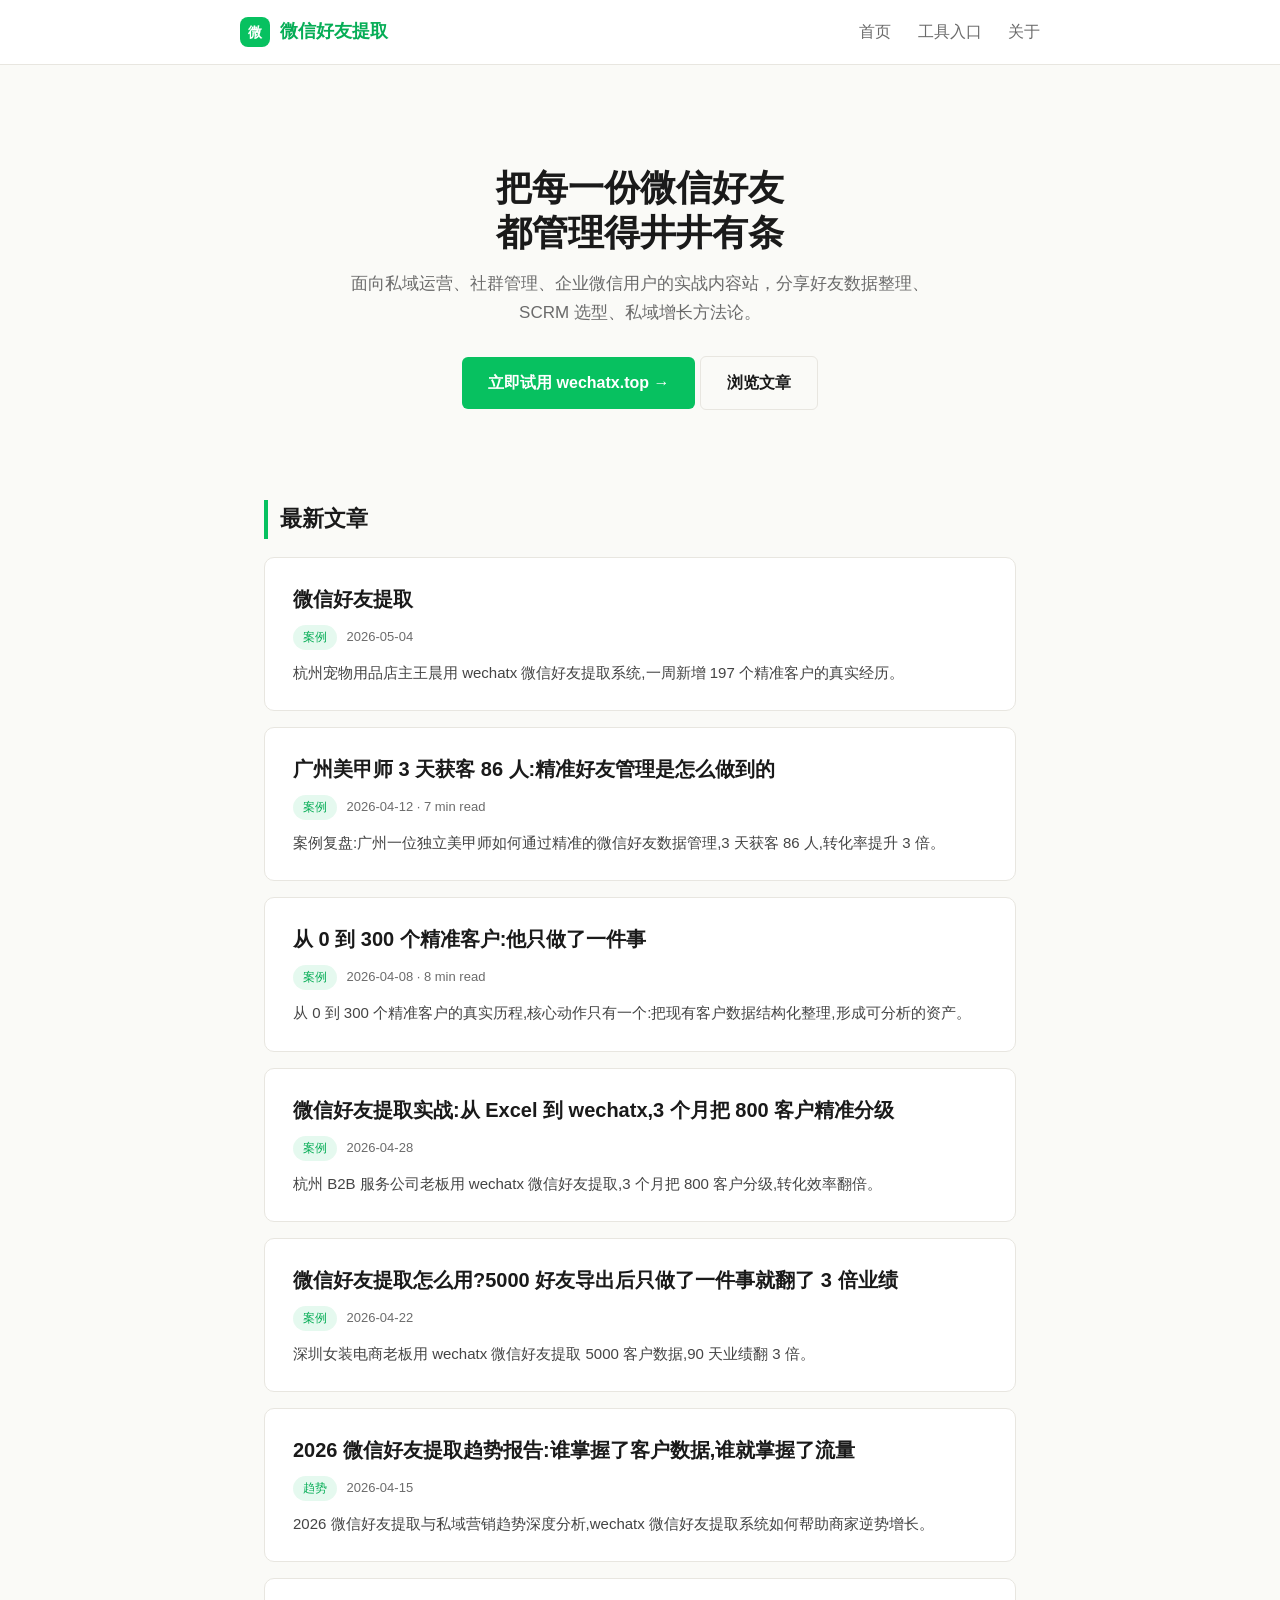
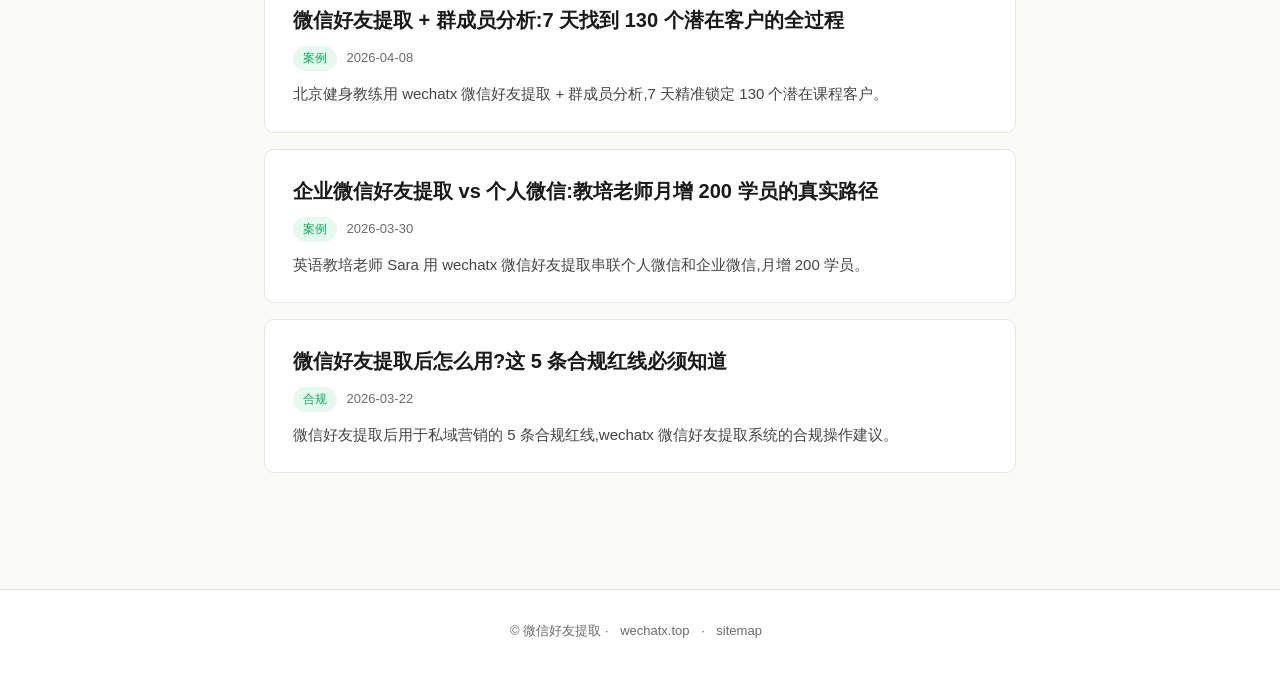
<file: index.html>
﻿<!doctype html>
<html lang="zh-CN">
<head>
<meta charset="utf-8" />
<meta name="viewport" content="width=device-width,initial-scale=1" />
<title>微信好友提取 · 私域运营笔记</title>
<meta name="description" content="微信好友提取工具,助力精准获客、私域运营、社群拓展,高效整理微信好友数据。" />
<meta name="keywords" content="微信好友提取,微信好友整理,SCRM,私域运营,微信营销,好友导出,客户数据管理" />
<link rel="canonical" href="https://wechatx.top/" />
<meta property="og:title" content="私域运营笔记" />
<meta property="og:description" content="微信私域运营 / 好友数据整理 / SCRM 实战" />
<meta property="og:type" content="website" />
<link rel="stylesheet" href="/assets/style.css" />
</head>
<body>

<header class="nav">
  <div class="inner">
    <a href="/" class="brand"><span class="mk">微</span>微信好友提取</a>
    <nav class="menu">
      <a href="/">首页</a>
      <a href="https://wechatx.top/" target="_blank">工具入口</a>
      <a href="/posts/about.html">关于</a>
    </nav>
  </div>
</header>

<main class="wrap">
  <section class="hero">
    <h1>把每一份微信好友<br/>都管理得井井有条</h1>
    <p>面向私域运营、社群管理、企业微信用户的实战内容站，分享好友数据整理、SCRM 选型、私域增长方法论。</p>
    <div class="cta">
      <a class="btn" href="https://wechatx.top/" target="_blank">立即试用 wechatx.top →</a>
      <a class="btn ghost" href="#articles">浏览文章</a>
    </div>
  </section>

  <h2 id="articles" style="margin-top:50px;font-size:22px;border-left:4px solid var(--accent);padding-left:12px">最新文章</h2>
  <ul class="post-list">

    <li class="post-item">
      <h2><a href="/posts/case-pet-shop.html">微信好友提取</a></h2>
      <div class="meta"><span class="tag">案例</span> 2026-05-04</div>
      <p class="excerpt">杭州宠物用品店主王晨用 wechatx 微信好友提取系统,一周新增 197 个精准客户的真实经历。</p>
    </li>

    <li class="post-item">
      <h2><a href="/posts/case-meinail-86.html">广州美甲师 3 天获客 86 人:精准好友管理是怎么做到的</a></h2>
      <div class="meta"><span class="tag">案例</span> 2026-04-12 · 7 min read</div>
      <p class="excerpt">案例复盘:广州一位独立美甲师如何通过精准的微信好友数据管理,3 天获客 86 人,转化率提升 3 倍。</p>
    </li>

    <li class="post-item">
      <h2><a href="/posts/case-300-customers.html">从 0 到 300 个精准客户:他只做了一件事</a></h2>
      <div class="meta"><span class="tag">案例</span> 2026-04-08 · 8 min read</div>
      <p class="excerpt">从 0 到 300 个精准客户的真实历程,核心动作只有一个:把现有客户数据结构化整理,形成可分析的资产。</p>
    </li>

    <li class="post-item">
      <h2><a href="/posts/scrm-vs-excel.html">微信好友提取实战:从 Excel 到 wechatx,3 个月把 800 客户精准分级</a></h2>
      <div class="meta"><span class="tag">案例</span> 2026-04-28</div>
      <p class="excerpt">杭州 B2B 服务公司老板用 wechatx 微信好友提取,3 个月把 800 客户分级,转化效率翻倍。</p>
    </li>

    <li class="post-item">
      <h2><a href="/posts/wechat-friend-organize.html">微信好友提取怎么用?5000 好友导出后只做了一件事就翻了 3 倍业绩</a></h2>
      <div class="meta"><span class="tag">案例</span> 2026-04-22</div>
      <p class="excerpt">深圳女装电商老板用 wechatx 微信好友提取 5000 客户数据,90 天业绩翻 3 倍。</p>
    </li>

    <li class="post-item">
      <h2><a href="/posts/private-traffic-2026.html">2026 微信好友提取趋势报告:谁掌握了客户数据,谁就掌握了流量</a></h2>
      <div class="meta"><span class="tag">趋势</span> 2026-04-15</div>
      <p class="excerpt">2026 微信好友提取与私域营销趋势深度分析,wechatx 微信好友提取系统如何帮助商家逆势增长。</p>
    </li>

    <li class="post-item">
      <h2><a href="/posts/group-member-analysis.html">微信好友提取 + 群成员分析:7 天找到 130 个潜在客户的全过程</a></h2>
      <div class="meta"><span class="tag">案例</span> 2026-04-08</div>
      <p class="excerpt">北京健身教练用 wechatx 微信好友提取 + 群成员分析,7 天精准锁定 130 个潜在课程客户。</p>
    </li>

    <li class="post-item">
      <h2><a href="/posts/enterprise-vs-personal.html">企业微信好友提取 vs 个人微信:教培老师月增 200 学员的真实路径</a></h2>
      <div class="meta"><span class="tag">案例</span> 2026-03-30</div>
      <p class="excerpt">英语教培老师 Sara 用 wechatx 微信好友提取串联个人微信和企业微信,月增 200 学员。</p>
    </li>

    <li class="post-item">
      <h2><a href="/posts/data-compliance.html">微信好友提取后怎么用?这 5 条合规红线必须知道</a></h2>
      <div class="meta"><span class="tag">合规</span> 2026-03-22</div>
      <p class="excerpt">微信好友提取后用于私域营销的 5 条合规红线,wechatx 微信好友提取系统的合规操作建议。</p>
    </li>

  </ul>
</main>

<footer class="foot">
  © 微信好友提取 ·
  <a href="https://wechatx.top/" target="_blank">wechatx.top</a> ·
  <a href="/sitemap.xml">sitemap</a>
</footer>
</body>
</html>
</file>
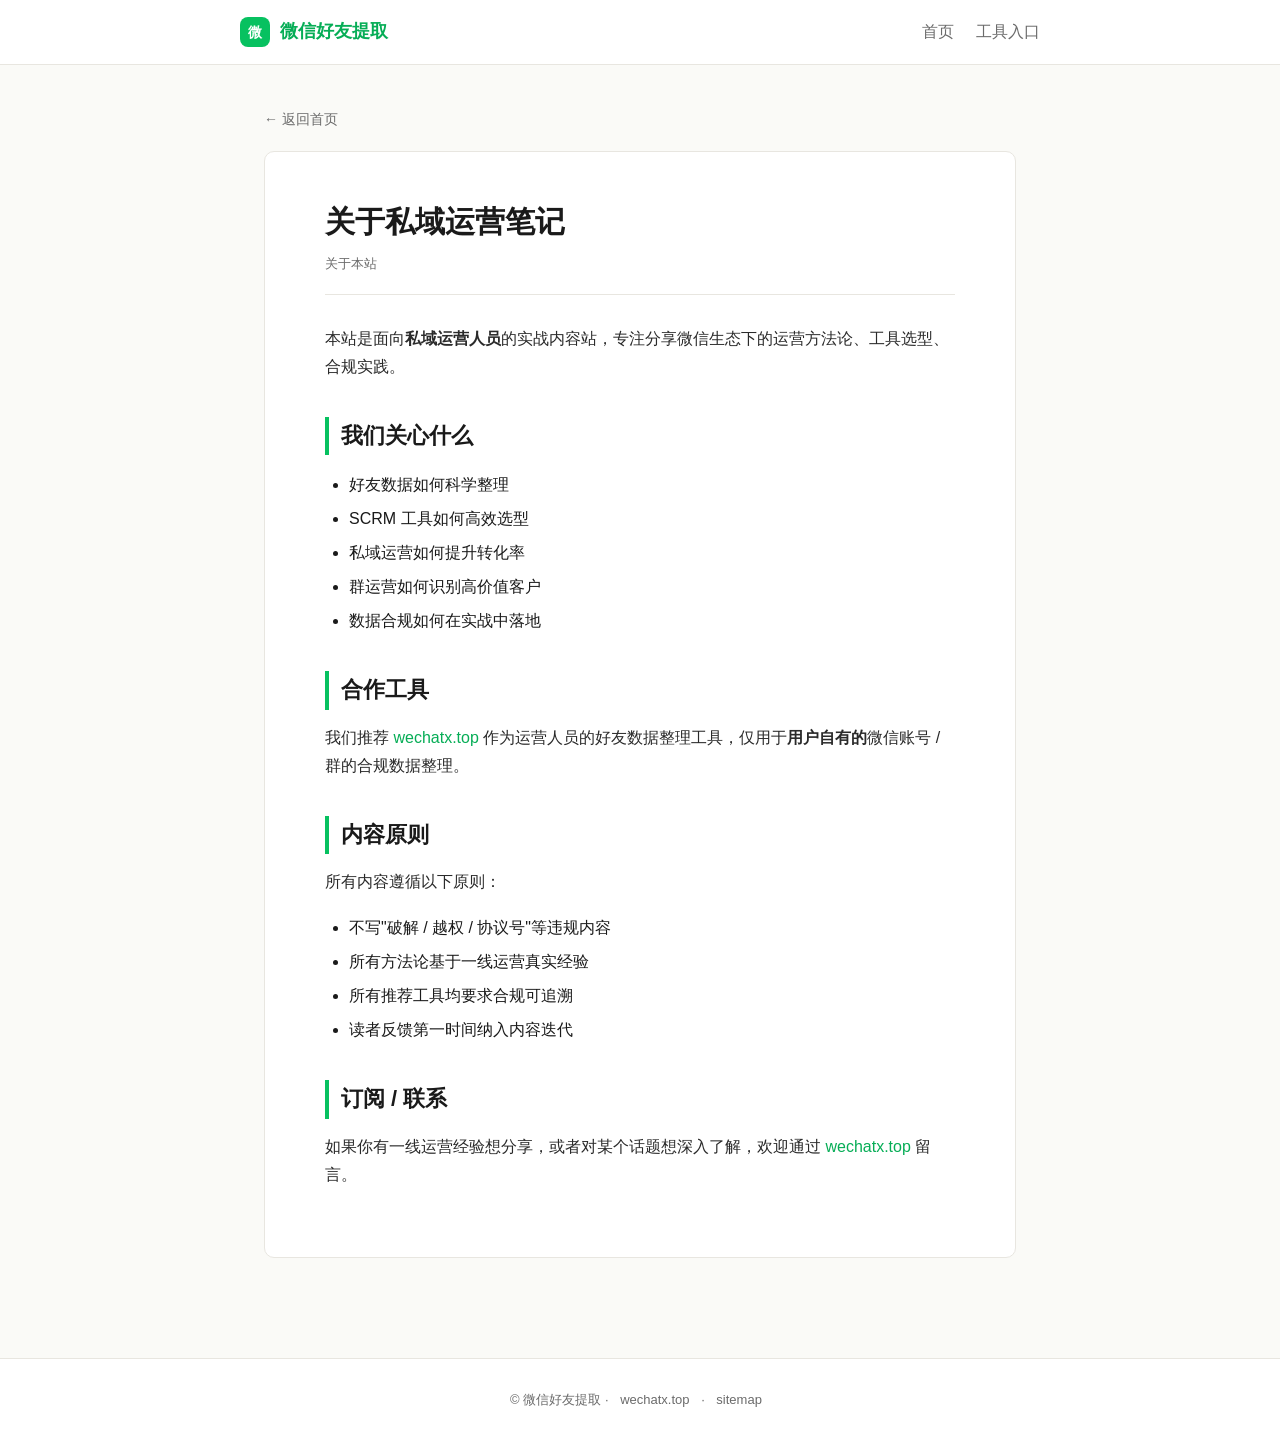
<file: posts/about.html>
﻿<!doctype html>
<html lang="zh-CN">
<head>
<meta charset="utf-8" />
<meta name="viewport" content="width=device-width,initial-scale=1" />
<title>关于 - 微信好友提取</title>
<meta name="description" content="私域运营笔记是面向运营人员的实战内容站，分享微信好友数据整理、SCRM 选型、私域增长等领域的方法论。" />
<link rel="canonical" href="https://wechatx.top/" />
<link rel="stylesheet" href="/assets/style.css" />
</head>
<body>

<header class="nav">
  <div class="inner">
    <a href="/" class="brand"><span class="mk">微</span>微信好友提取</a>
    <nav class="menu"><a href="/">首页</a><a href="https://wechatx.top/" target="_blank">工具入口</a></nav>
  </div>
</header>

<main class="wrap">
  <a class="back" href="/">← 返回首页</a>
  <article class="post">
    <h1>关于私域运营笔记</h1>
    <div class="meta">关于本站</div>

    <p>本站是面向<strong>私域运营人员</strong>的实战内容站，专注分享微信生态下的运营方法论、工具选型、合规实践。</p>

    <h2>我们关心什么</h2>
    <ul>
      <li>好友数据如何科学整理</li>
      <li>SCRM 工具如何高效选型</li>
      <li>私域运营如何提升转化率</li>
      <li>群运营如何识别高价值客户</li>
      <li>数据合规如何在实战中落地</li>
    </ul>

    <h2>合作工具</h2>
    <p>我们推荐 <a href="https://wechatx.top/" target="_blank">wechatx.top</a> 作为运营人员的好友数据整理工具，仅用于<strong>用户自有的</strong>微信账号 / 群的合规数据整理。</p>

    <h2>内容原则</h2>
    <p>所有内容遵循以下原则：</p>
    <ul>
      <li>不写"破解 / 越权 / 协议号"等违规内容</li>
      <li>所有方法论基于一线运营真实经验</li>
      <li>所有推荐工具均要求合规可追溯</li>
      <li>读者反馈第一时间纳入内容迭代</li>
    </ul>

    <h2>订阅 / 联系</h2>
    <p>如果你有一线运营经验想分享，或者对某个话题想深入了解，欢迎通过 <a href="https://wechatx.top/" target="_blank">wechatx.top</a> 留言。</p>

  </article>
</main>

<footer class="foot">© 微信好友提取 · <a href="https://wechatx.top/" target="_blank">wechatx.top</a> · <a href="/sitemap.xml">sitemap</a></footer>
</body>
</html>
</file>
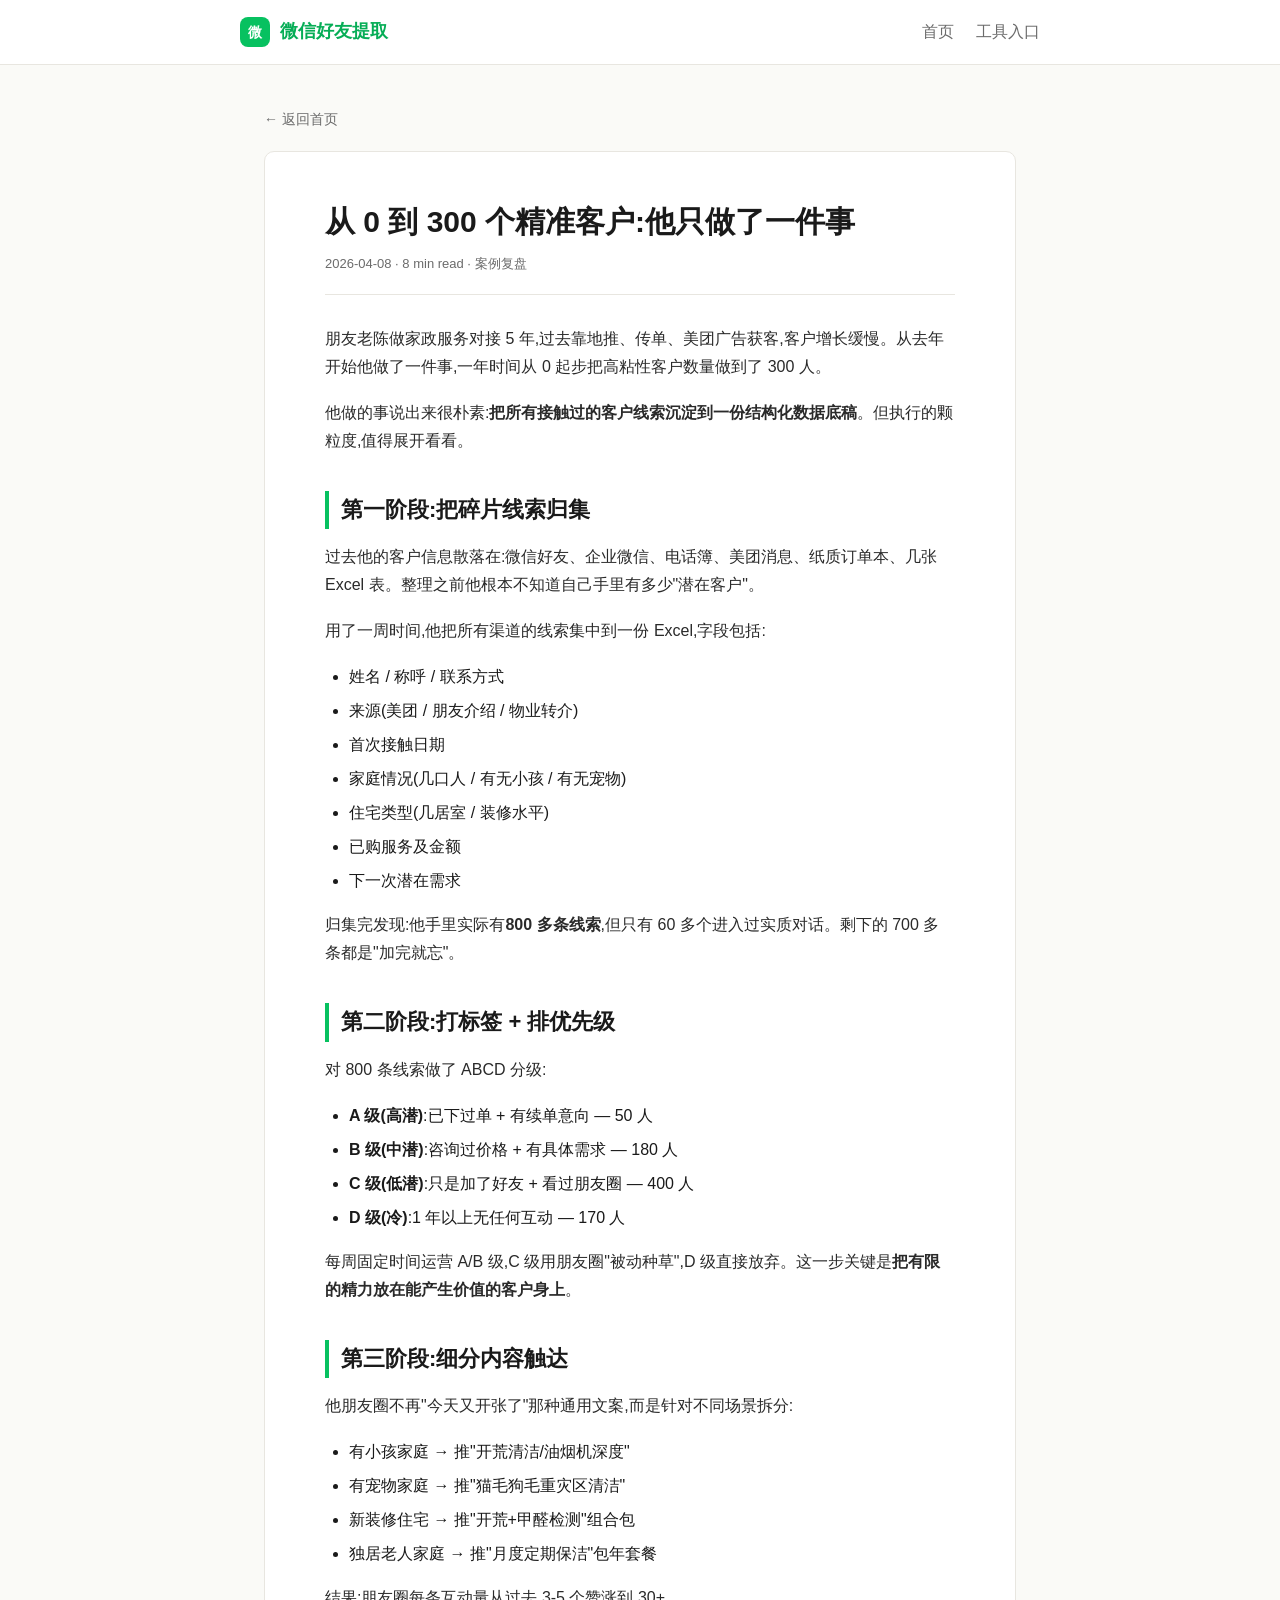
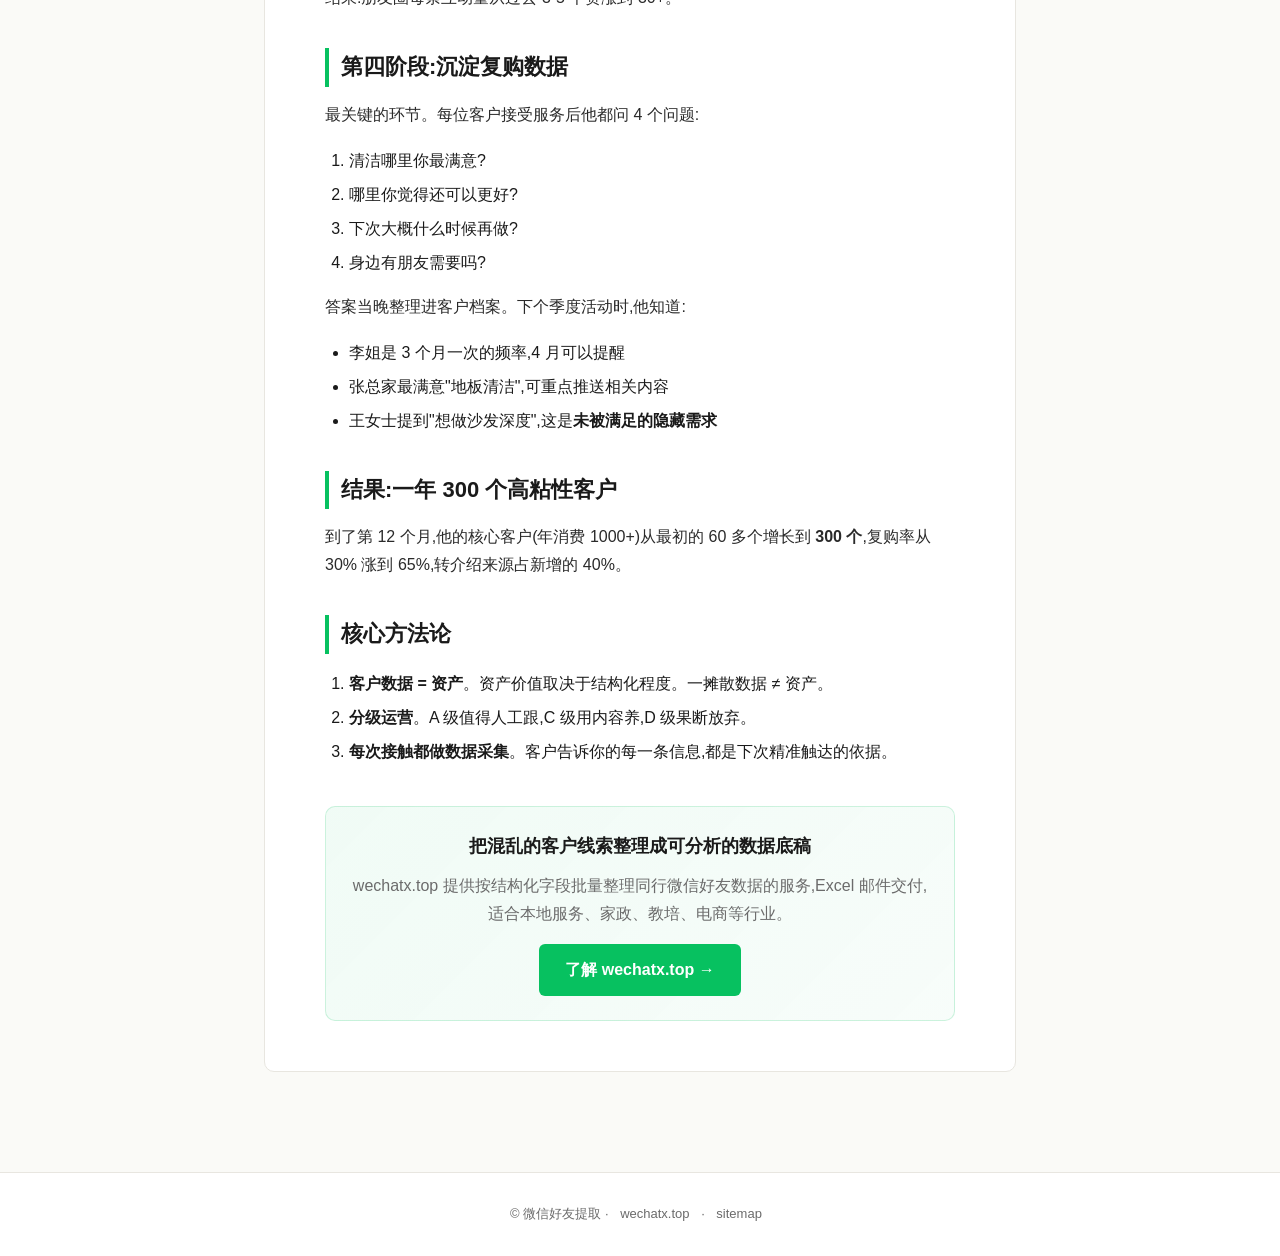
<file: posts/case-300-customers.html>
﻿<!doctype html>
<html lang="zh-CN">
<head>
<meta charset="utf-8" />
<meta name="viewport" content="width=device-width,initial-scale=1" />
<title>从 0 到 300 个精准客户:他只做了一件事 - 微信好友提取</title>
<meta name="description" content="从 0 到 300 个精准客户的真实历程,核心动作只有一个:把现有客户数据结构化整理,形成可分析的资产。" />
<meta name="keywords" content="精准客户,客户增长,私域获客,数据资产,SCRM 案例" />
<link rel="canonical" href="https://wechatx.top/" />
<link rel="stylesheet" href="/assets/style.css" />
</head>
<body>
<header class="nav">
  <div class="inner">
    <a href="/" class="brand"><span class="mk">微</span>微信好友提取</a>
    <nav class="menu"><a href="/">首页</a><a href="https://wechatx.top/" target="_blank">工具入口</a></nav>
  </div>
</header>

<main class="wrap">
  <a class="back" href="/">← 返回首页</a>
  <article class="post">
    <h1>从 0 到 300 个精准客户:他只做了一件事</h1>
    <div class="meta">2026-04-08 · 8 min read · 案例复盘</div>

    <p>朋友老陈做家政服务对接 5 年,过去靠地推、传单、美团广告获客,客户增长缓慢。从去年开始他做了一件事,一年时间从 0 起步把高粘性客户数量做到了 300 人。</p>

    <p>他做的事说出来很朴素:<strong>把所有接触过的客户线索沉淀到一份结构化数据底稿</strong>。但执行的颗粒度,值得展开看看。</p>

    <h2>第一阶段:把碎片线索归集</h2>
    <p>过去他的客户信息散落在:微信好友、企业微信、电话簿、美团消息、纸质订单本、几张 Excel 表。整理之前他根本不知道自己手里有多少"潜在客户"。</p>

    <p>用了一周时间,他把所有渠道的线索集中到一份 Excel,字段包括:</p>
    <ul>
      <li>姓名 / 称呼 / 联系方式</li>
      <li>来源(美团 / 朋友介绍 / 物业转介)</li>
      <li>首次接触日期</li>
      <li>家庭情况(几口人 / 有无小孩 / 有无宠物)</li>
      <li>住宅类型(几居室 / 装修水平)</li>
      <li>已购服务及金额</li>
      <li>下一次潜在需求</li>
    </ul>
    <p>归集完发现:他手里实际有<strong>800 多条线索</strong>,但只有 60 多个进入过实质对话。剩下的 700 多条都是"加完就忘"。</p>

    <h2>第二阶段:打标签 + 排优先级</h2>
    <p>对 800 条线索做了 ABCD 分级:</p>
    <ul>
      <li><strong>A 级(高潜)</strong>:已下过单 + 有续单意向 — 50 人</li>
      <li><strong>B 级(中潜)</strong>:咨询过价格 + 有具体需求 — 180 人</li>
      <li><strong>C 级(低潜)</strong>:只是加了好友 + 看过朋友圈 — 400 人</li>
      <li><strong>D 级(冷)</strong>:1 年以上无任何互动 — 170 人</li>
    </ul>
    <p>每周固定时间运营 A/B 级,C 级用朋友圈"被动种草",D 级直接放弃。这一步关键是<strong>把有限的精力放在能产生价值的客户身上</strong>。</p>

    <h2>第三阶段:细分内容触达</h2>
    <p>他朋友圈不再"今天又开张了"那种通用文案,而是针对不同场景拆分:</p>
    <ul>
      <li>有小孩家庭 → 推"开荒清洁/油烟机深度"</li>
      <li>有宠物家庭 → 推"猫毛狗毛重灾区清洁"</li>
      <li>新装修住宅 → 推"开荒+甲醛检测"组合包</li>
      <li>独居老人家庭 → 推"月度定期保洁"包年套餐</li>
    </ul>
    <p>结果:朋友圈每条互动量从过去 3-5 个赞涨到 30+。</p>

    <h2>第四阶段:沉淀复购数据</h2>
    <p>最关键的环节。每位客户接受服务后他都问 4 个问题:</p>
    <ol>
      <li>清洁哪里你最满意?</li>
      <li>哪里你觉得还可以更好?</li>
      <li>下次大概什么时候再做?</li>
      <li>身边有朋友需要吗?</li>
    </ol>
    <p>答案当晚整理进客户档案。下个季度活动时,他知道:</p>
    <ul>
      <li>李姐是 3 个月一次的频率,4 月可以提醒</li>
      <li>张总家最满意"地板清洁",可重点推送相关内容</li>
      <li>王女士提到"想做沙发深度",这是<strong>未被满足的隐藏需求</strong></li>
    </ul>

    <h2>结果:一年 300 个高粘性客户</h2>
    <p>到了第 12 个月,他的核心客户(年消费 1000+)从最初的 60 多个增长到 <strong>300 个</strong>,复购率从 30% 涨到 65%,转介绍来源占新增的 40%。</p>

    <h2>核心方法论</h2>
    <ol>
      <li><strong>客户数据 = 资产</strong>。资产价值取决于结构化程度。一摊散数据 ≠ 资产。</li>
      <li><strong>分级运营</strong>。A 级值得人工跟,C 级用内容养,D 级果断放弃。</li>
      <li><strong>每次接触都做数据采集</strong>。客户告诉你的每一条信息,都是下次精准触达的依据。</li>
    </ol>

    <div class="cta-box">
      <h3>把混乱的客户线索整理成可分析的数据底稿</h3>
      <p>wechatx.top 提供按结构化字段批量整理同行微信好友数据的服务,Excel 邮件交付,适合本地服务、家政、教培、电商等行业。</p>
      <a class="btn" href="https://wechatx.top/" target="_blank">了解 wechatx.top →</a>
    </div>

  </article>
</main>

<footer class="foot">© 微信好友提取 · <a href="https://wechatx.top/" target="_blank">wechatx.top</a> · <a href="/sitemap.xml">sitemap</a></footer>
</body>
</html>
</file>
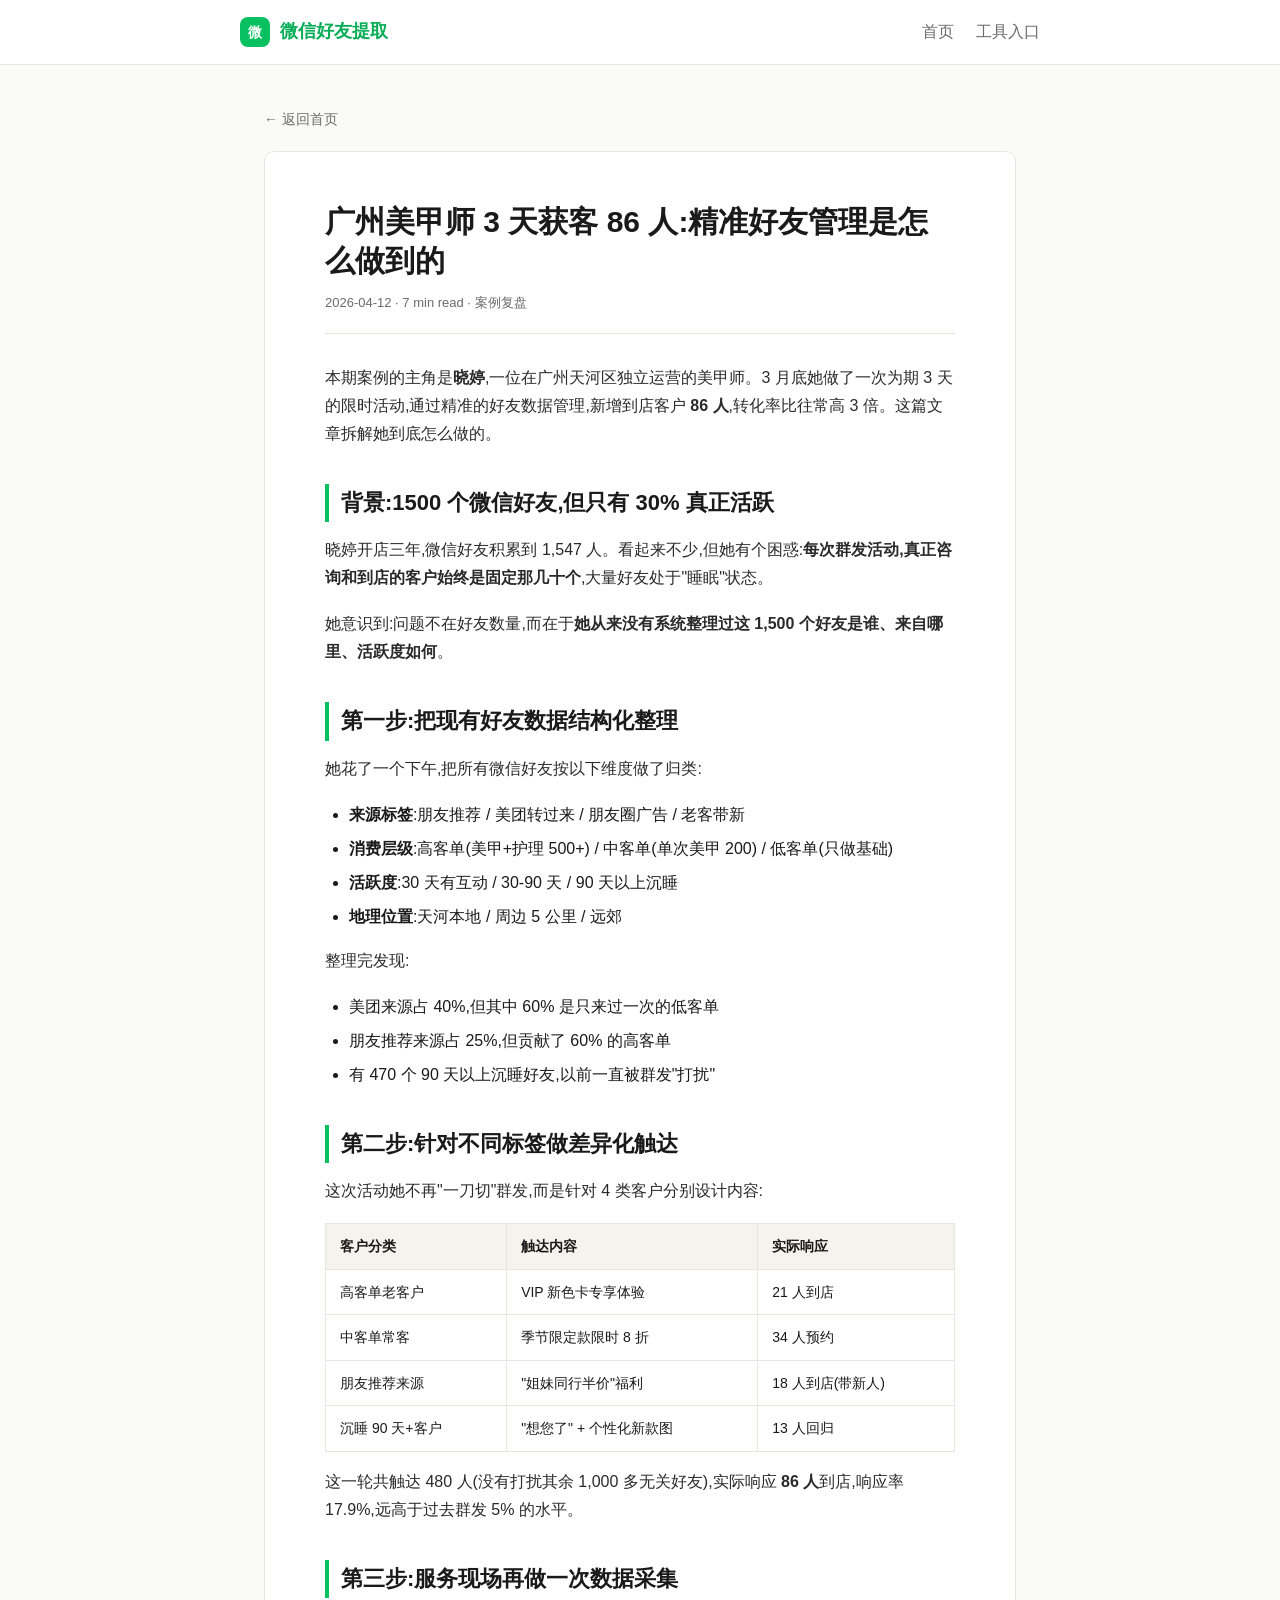
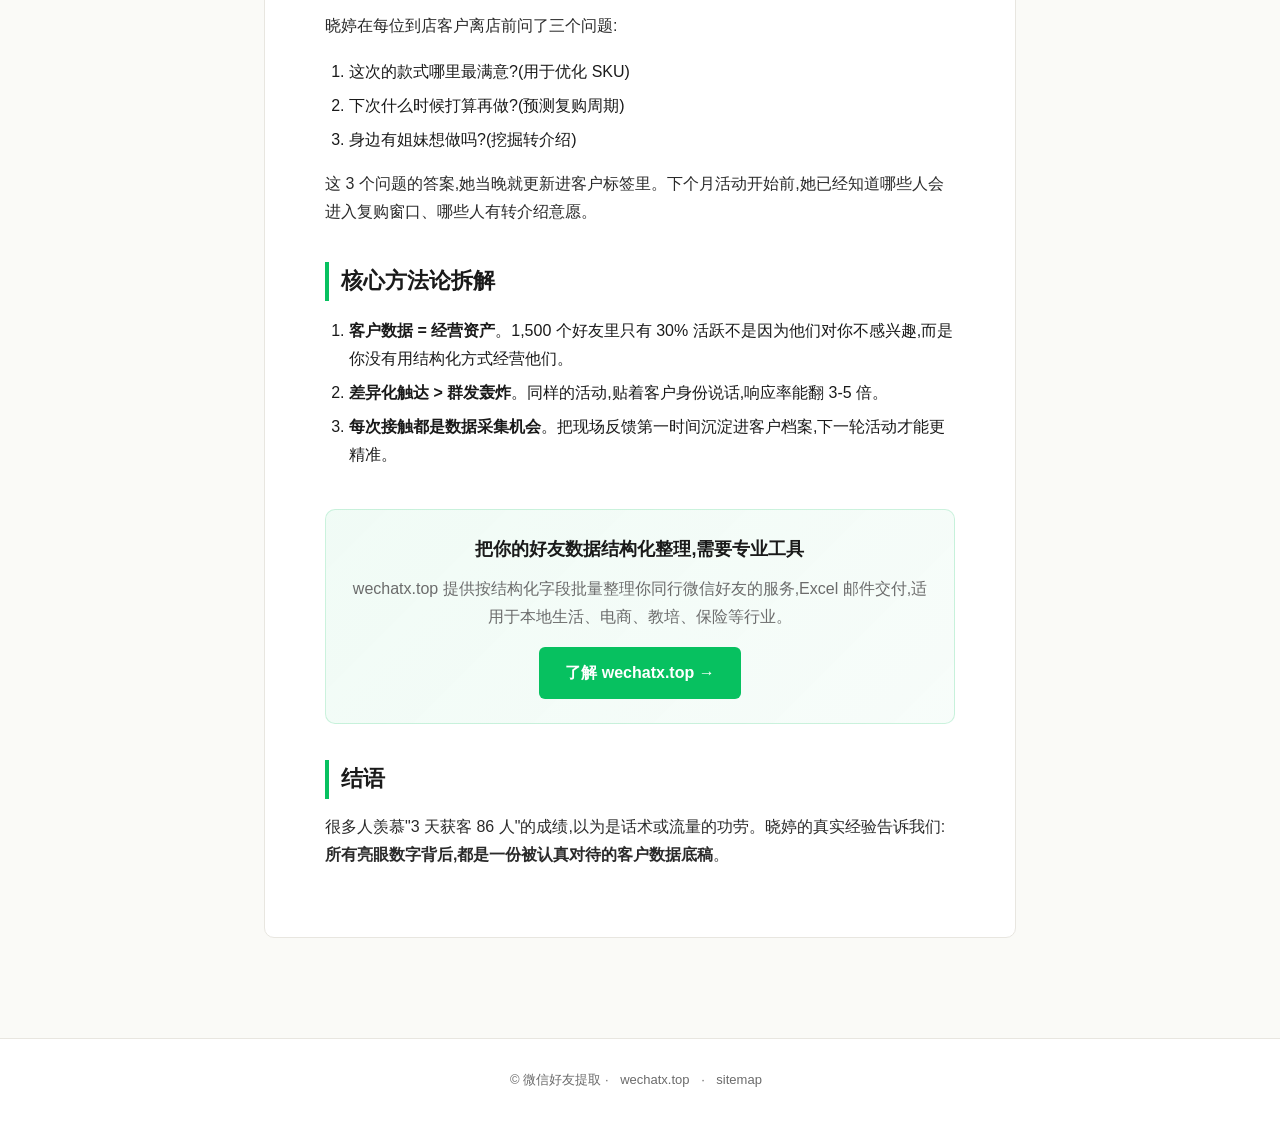
<file: posts/case-meinail-86.html>
﻿<!doctype html>
<html lang="zh-CN">
<head>
<meta charset="utf-8" />
<meta name="viewport" content="width=device-width,initial-scale=1" />
<title>广州美甲师 3 天获客 86 人：精准好友管理是怎么做到的 - 微信好友提取</title>
<meta name="description" content="案例复盘:广州一位独立美甲师如何通过精准的微信好友数据管理,3 天获客 86 人,转化率提升 3 倍。" />
<meta name="keywords" content="精准获客,微信好友管理,私域营销案例,美甲师营销,本地生活获客" />
<link rel="canonical" href="https://wechatx.top/" />
<link rel="stylesheet" href="/assets/style.css" />
</head>
<body>
<header class="nav">
  <div class="inner">
    <a href="/" class="brand"><span class="mk">微</span>微信好友提取</a>
    <nav class="menu"><a href="/">首页</a><a href="https://wechatx.top/" target="_blank">工具入口</a></nav>
  </div>
</header>

<main class="wrap">
  <a class="back" href="/">← 返回首页</a>
  <article class="post">
    <h1>广州美甲师 3 天获客 86 人:精准好友管理是怎么做到的</h1>
    <div class="meta">2026-04-12 · 7 min read · 案例复盘</div>

    <p>本期案例的主角是<strong>晓婷</strong>,一位在广州天河区独立运营的美甲师。3 月底她做了一次为期 3 天的限时活动,通过精准的好友数据管理,新增到店客户 <strong>86 人</strong>,转化率比往常高 3 倍。这篇文章拆解她到底怎么做的。</p>

    <h2>背景:1500 个微信好友,但只有 30% 真正活跃</h2>
    <p>晓婷开店三年,微信好友积累到 1,547 人。看起来不少,但她有个困惑:<strong>每次群发活动,真正咨询和到店的客户始终是固定那几十个</strong>,大量好友处于"睡眠"状态。</p>

    <p>她意识到:问题不在好友数量,而在于<strong>她从来没有系统整理过这 1,500 个好友是谁、来自哪里、活跃度如何</strong>。</p>

    <h2>第一步:把现有好友数据结构化整理</h2>
    <p>她花了一个下午,把所有微信好友按以下维度做了归类:</p>
    <ul>
      <li><strong>来源标签</strong>:朋友推荐 / 美团转过来 / 朋友圈广告 / 老客带新</li>
      <li><strong>消费层级</strong>:高客单(美甲+护理 500+) / 中客单(单次美甲 200) / 低客单(只做基础)</li>
      <li><strong>活跃度</strong>:30 天有互动 / 30-90 天 / 90 天以上沉睡</li>
      <li><strong>地理位置</strong>:天河本地 / 周边 5 公里 / 远郊</li>
    </ul>
    <p>整理完发现:</p>
    <ul>
      <li>美团来源占 40%,但其中 60% 是只来过一次的低客单</li>
      <li>朋友推荐来源占 25%,但贡献了 60% 的高客单</li>
      <li>有 470 个 90 天以上沉睡好友,以前一直被群发"打扰"</li>
    </ul>

    <h2>第二步:针对不同标签做差异化触达</h2>
    <p>这次活动她不再"一刀切"群发,而是针对 4 类客户分别设计内容:</p>

    <table>
      <thead><tr><th>客户分类</th><th>触达内容</th><th>实际响应</th></tr></thead>
      <tbody>
        <tr><td>高客单老客户</td><td>VIP 新色卡专享体验</td><td>21 人到店</td></tr>
        <tr><td>中客单常客</td><td>季节限定款限时 8 折</td><td>34 人预约</td></tr>
        <tr><td>朋友推荐来源</td><td>"姐妹同行半价"福利</td><td>18 人到店(带新人)</td></tr>
        <tr><td>沉睡 90 天+客户</td><td>"想您了" + 个性化新款图</td><td>13 人回归</td></tr>
      </tbody>
    </table>

    <p>这一轮共触达 480 人(没有打扰其余 1,000 多无关好友),实际响应 <strong>86 人</strong>到店,响应率 17.9%,远高于过去群发 5% 的水平。</p>

    <h2>第三步:服务现场再做一次数据采集</h2>
    <p>晓婷在每位到店客户离店前问了三个问题:</p>
    <ol>
      <li>这次的款式哪里最满意?(用于优化 SKU)</li>
      <li>下次什么时候打算再做?(预测复购周期)</li>
      <li>身边有姐妹想做吗?(挖掘转介绍)</li>
    </ol>
    <p>这 3 个问题的答案,她当晚就更新进客户标签里。下个月活动开始前,她已经知道哪些人会进入复购窗口、哪些人有转介绍意愿。</p>

    <h2>核心方法论拆解</h2>
    <ol>
      <li><strong>客户数据 = 经营资产</strong>。1,500 个好友里只有 30% 活跃不是因为他们对你不感兴趣,而是你没有用结构化方式经营他们。</li>
      <li><strong>差异化触达 &gt; 群发轰炸</strong>。同样的活动,贴着客户身份说话,响应率能翻 3-5 倍。</li>
      <li><strong>每次接触都是数据采集机会</strong>。把现场反馈第一时间沉淀进客户档案,下一轮活动才能更精准。</li>
    </ol>

    <div class="cta-box">
      <h3>把你的好友数据结构化整理,需要专业工具</h3>
      <p>wechatx.top 提供按结构化字段批量整理你同行微信好友的服务,Excel 邮件交付,适用于本地生活、电商、教培、保险等行业。</p>
      <a class="btn" href="https://wechatx.top/" target="_blank">了解 wechatx.top →</a>
    </div>

    <h2>结语</h2>
    <p>很多人羡慕"3 天获客 86 人"的成绩,以为是话术或流量的功劳。晓婷的真实经验告诉我们:<strong>所有亮眼数字背后,都是一份被认真对待的客户数据底稿</strong>。</p>

  </article>
</main>

<footer class="foot">© 微信好友提取 · <a href="https://wechatx.top/" target="_blank">wechatx.top</a> · <a href="/sitemap.xml">sitemap</a></footer>
</body>
</html>
</file>
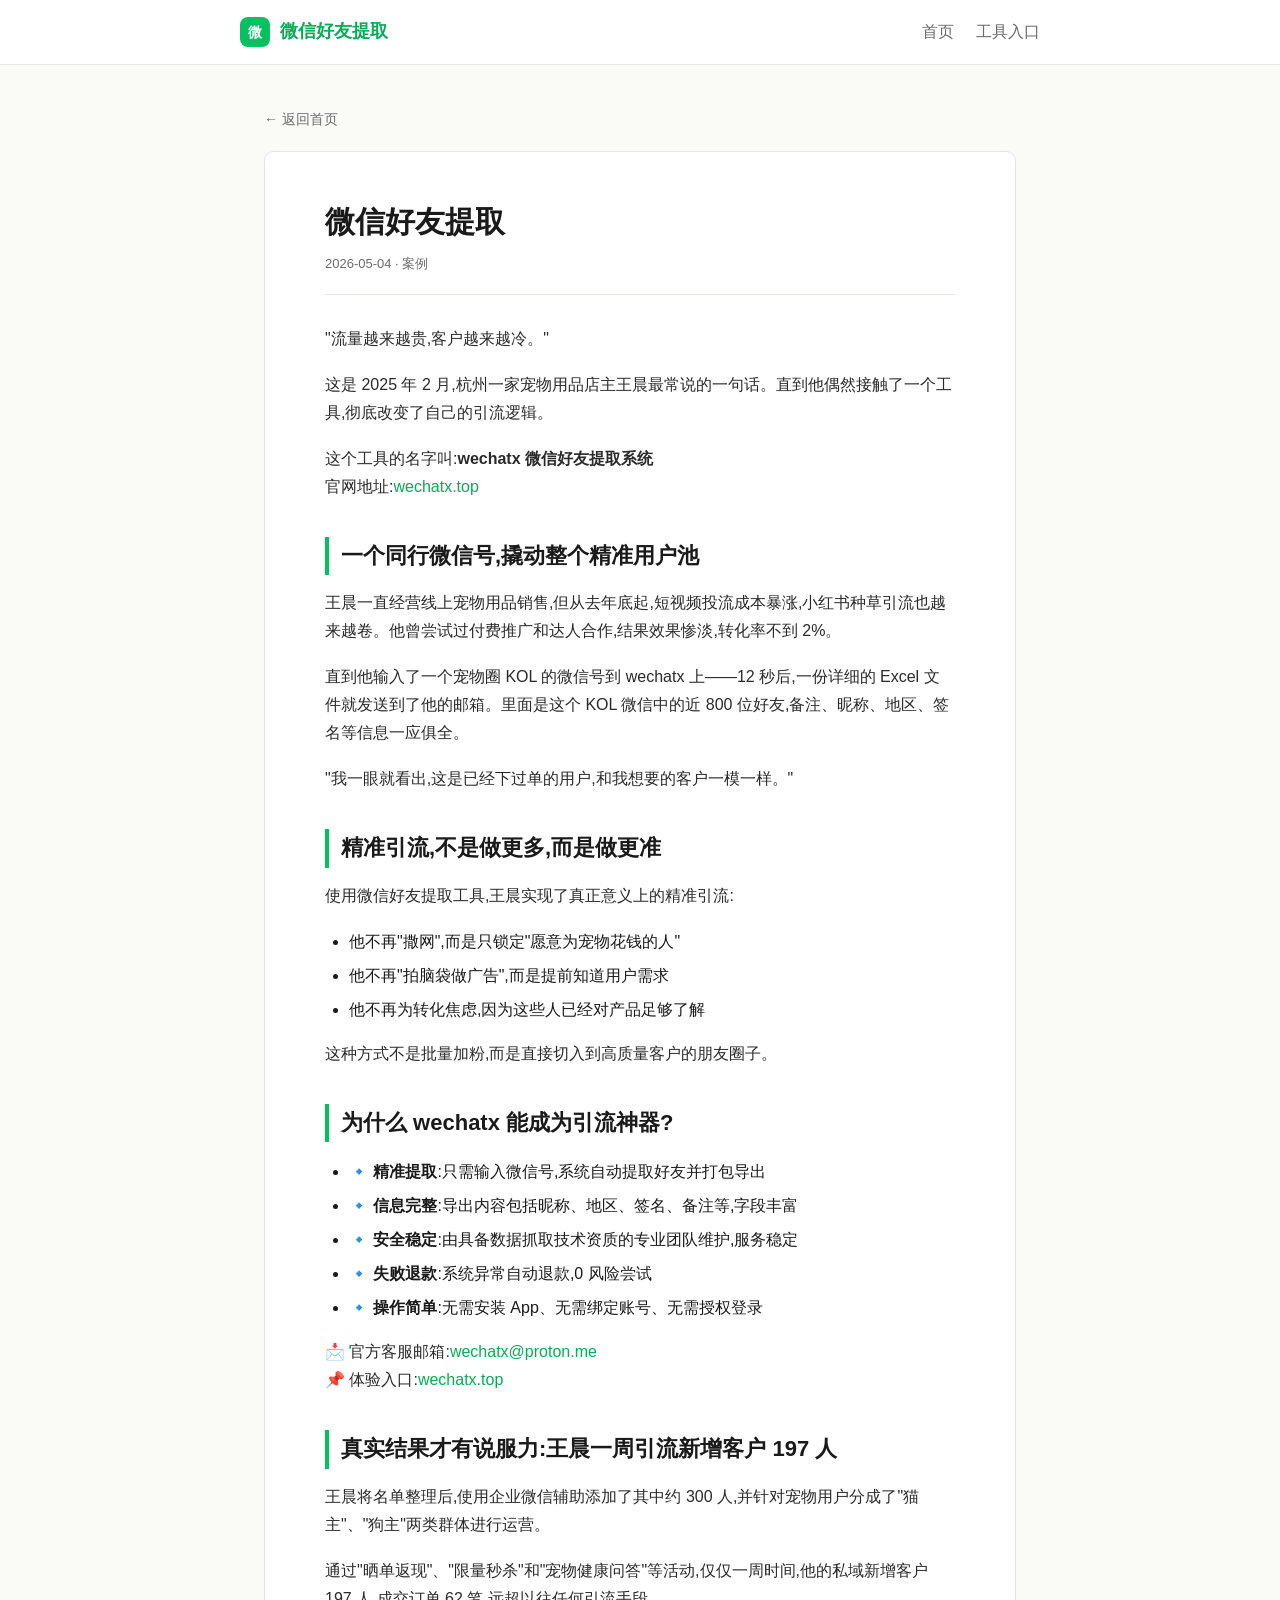
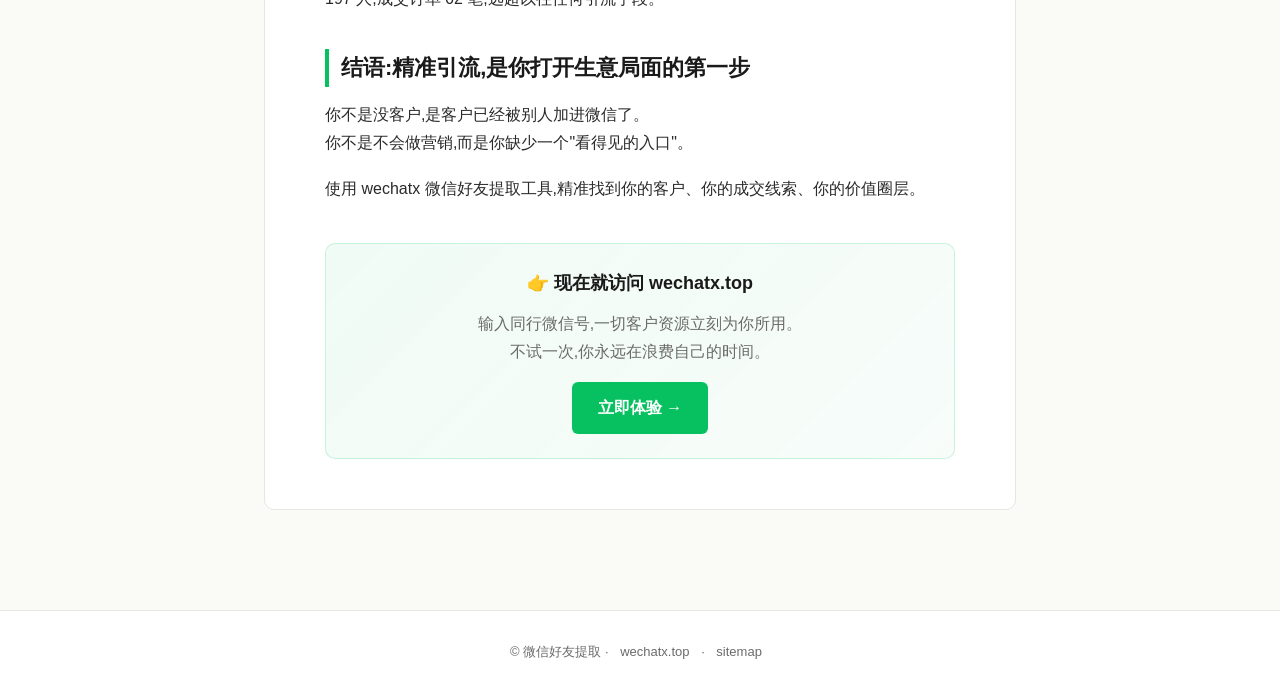
<file: posts/case-pet-shop.html>
<!doctype html>
<html lang="zh-CN">
<head>
<meta charset="utf-8" />
<meta name="viewport" content="width=device-width,initial-scale=1" />
<title>微信好友提取 - 微信好友提取</title>
<meta name="description" content="杭州宠物用品店主王晨用 wechatx 微信好友提取系统,一周新增 197 个精准客户的真实经历。" />
<meta name="keywords" content="微信好友提取,精准引流,wechatx,宠物用品营销,获客案例" />
<link rel="canonical" href="https://wechatx.top/" />
<link rel="stylesheet" href="/assets/style.css" />
</head>
<body>
<header class="nav">
  <div class="inner">
    <a href="/" class="brand"><span class="mk">微</span>微信好友提取</a>
    <nav class="menu"><a href="/">首页</a><a href="https://wechatx.top/" target="_blank">工具入口</a></nav>
  </div>
</header>

<main class="wrap">
  <a class="back" href="/">← 返回首页</a>
  <article class="post">
    <h1>微信好友提取</h1>
    <div class="meta">2026-05-04 · 案例</div>

    <p>"流量越来越贵,客户越来越冷。"</p>
    <p>这是 2025 年 2 月,杭州一家宠物用品店主王晨最常说的一句话。直到他偶然接触了一个工具,彻底改变了自己的引流逻辑。</p>

    <p>这个工具的名字叫:<strong>wechatx 微信好友提取系统</strong><br/>
    官网地址:<a href="https://wechatx.top/" target="_blank">wechatx.top</a></p>

    <h2>一个同行微信号,撬动整个精准用户池</h2>
    <p>王晨一直经营线上宠物用品销售,但从去年底起,短视频投流成本暴涨,小红书种草引流也越来越卷。他曾尝试过付费推广和达人合作,结果效果惨淡,转化率不到 2%。</p>
    <p>直到他输入了一个宠物圈 KOL 的微信号到 wechatx 上——12 秒后,一份详细的 Excel 文件就发送到了他的邮箱。里面是这个 KOL 微信中的近 800 位好友,备注、昵称、地区、签名等信息一应俱全。</p>
    <p>"我一眼就看出,这是已经下过单的用户,和我想要的客户一模一样。"</p>

    <h2>精准引流,不是做更多,而是做更准</h2>
    <p>使用微信好友提取工具,王晨实现了真正意义上的精准引流:</p>
    <ul>
      <li>他不再"撒网",而是只锁定"愿意为宠物花钱的人"</li>
      <li>他不再"拍脑袋做广告",而是提前知道用户需求</li>
      <li>他不再为转化焦虑,因为这些人已经对产品足够了解</li>
    </ul>
    <p>这种方式不是批量加粉,而是直接切入到高质量客户的朋友圈子。</p>

    <h2>为什么 wechatx 能成为引流神器?</h2>
    <ul>
      <li>🔹 <strong>精准提取</strong>:只需输入微信号,系统自动提取好友并打包导出</li>
      <li>🔹 <strong>信息完整</strong>:导出内容包括昵称、地区、签名、备注等,字段丰富</li>
      <li>🔹 <strong>安全稳定</strong>:由具备数据抓取技术资质的专业团队维护,服务稳定</li>
      <li>🔹 <strong>失败退款</strong>:系统异常自动退款,0 风险尝试</li>
      <li>🔹 <strong>操作简单</strong>:无需安装 App、无需绑定账号、无需授权登录</li>
    </ul>
    <p>📩 官方客服邮箱:<a href="mailto:wechatx@proton.me">wechatx@proton.me</a><br/>
    📌 体验入口:<a href="https://wechatx.top/" target="_blank">wechatx.top</a></p>

    <h2>真实结果才有说服力:王晨一周引流新增客户 197 人</h2>
    <p>王晨将名单整理后,使用企业微信辅助添加了其中约 300 人,并针对宠物用户分成了"猫主"、"狗主"两类群体进行运营。</p>
    <p>通过"晒单返现"、"限量秒杀"和"宠物健康问答"等活动,仅仅一周时间,他的私域新增客户 197 人,成交订单 62 笔,远超以往任何引流手段。</p>

    <h2>结语:精准引流,是你打开生意局面的第一步</h2>
    <p>你不是没客户,是客户已经被别人加进微信了。<br/>
    你不是不会做营销,而是你缺少一个"看得见的入口"。</p>
    <p>使用 wechatx 微信好友提取工具,精准找到你的客户、你的成交线索、你的价值圈层。</p>

    <div class="cta-box">
      <h3>👉 现在就访问 wechatx.top</h3>
      <p>输入同行微信号,一切客户资源立刻为你所用。<br/>不试一次,你永远在浪费自己的时间。</p>
      <a class="btn" href="https://wechatx.top/" target="_blank">立即体验 →</a>
    </div>

  </article>
</main>

<footer class="foot">© 微信好友提取 · <a href="https://wechatx.top/" target="_blank">wechatx.top</a> · <a href="/sitemap.xml">sitemap</a></footer>
</body>
</html>
</file>
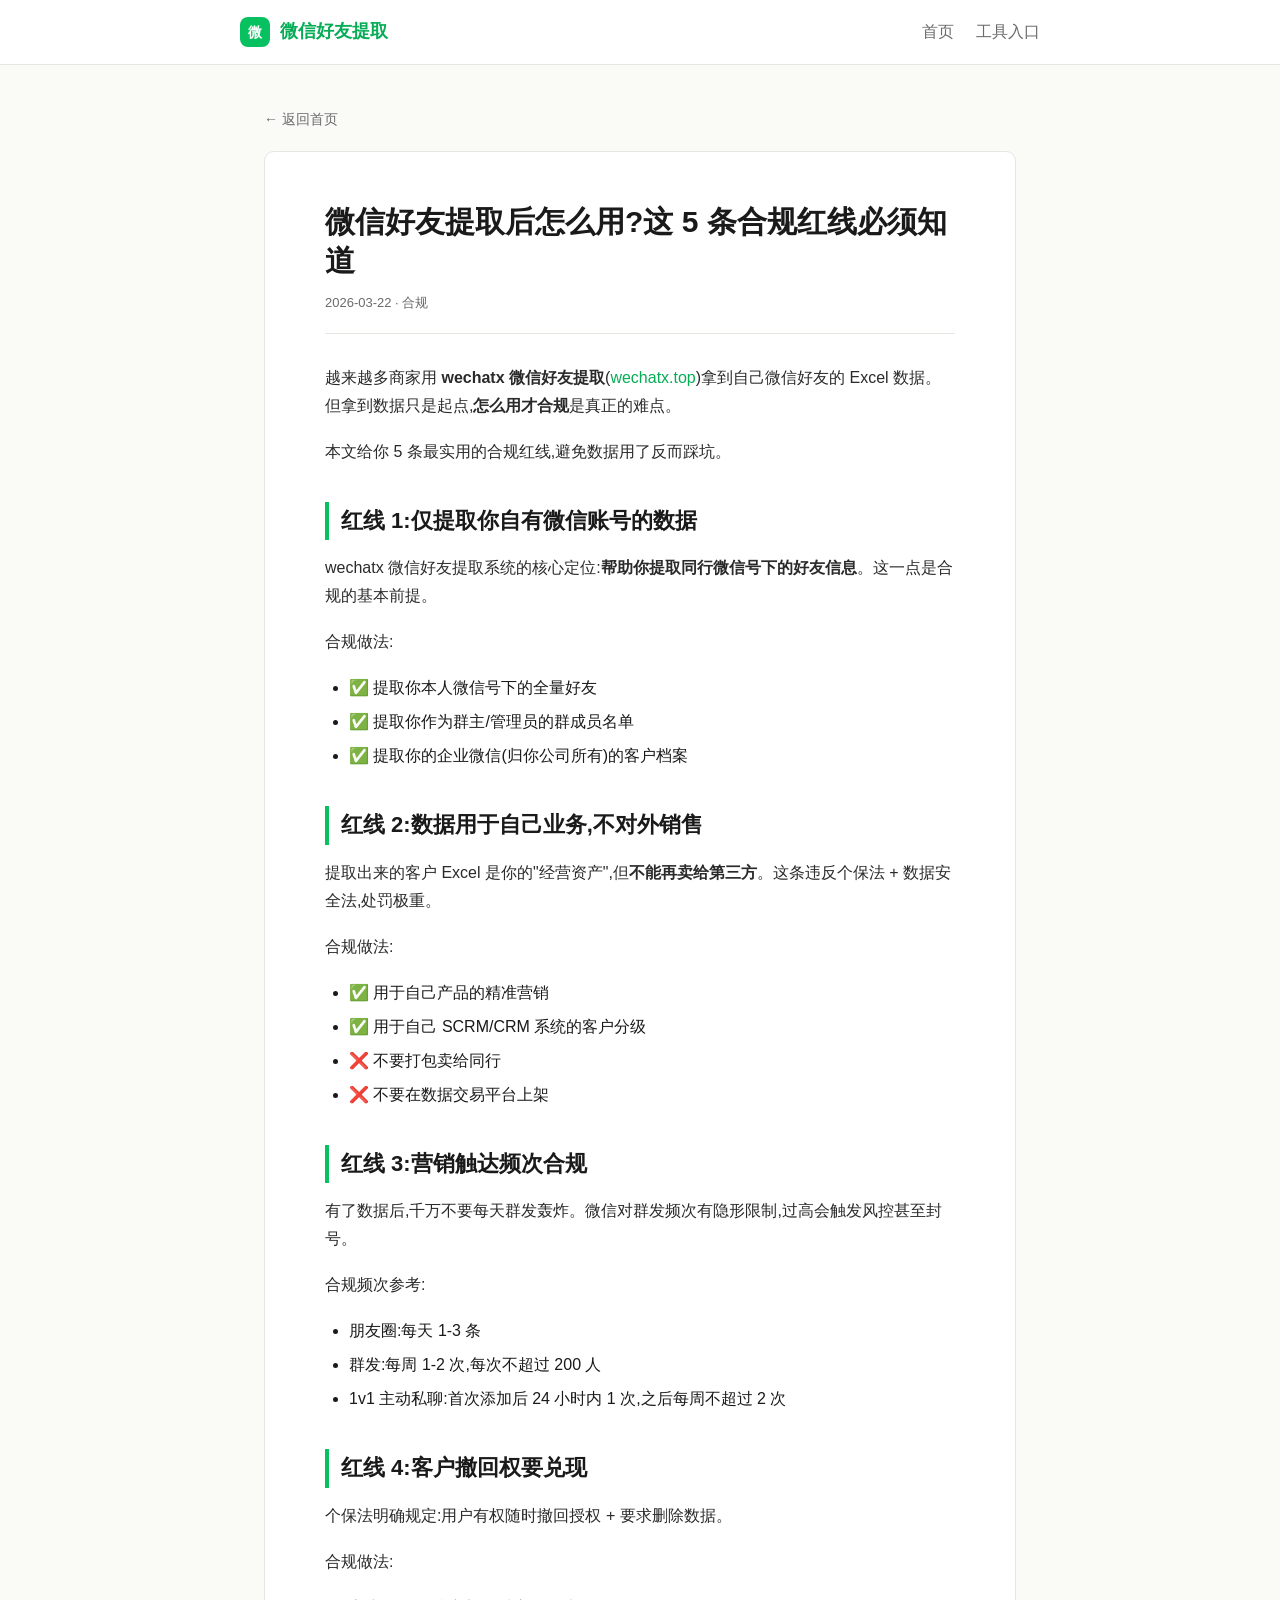
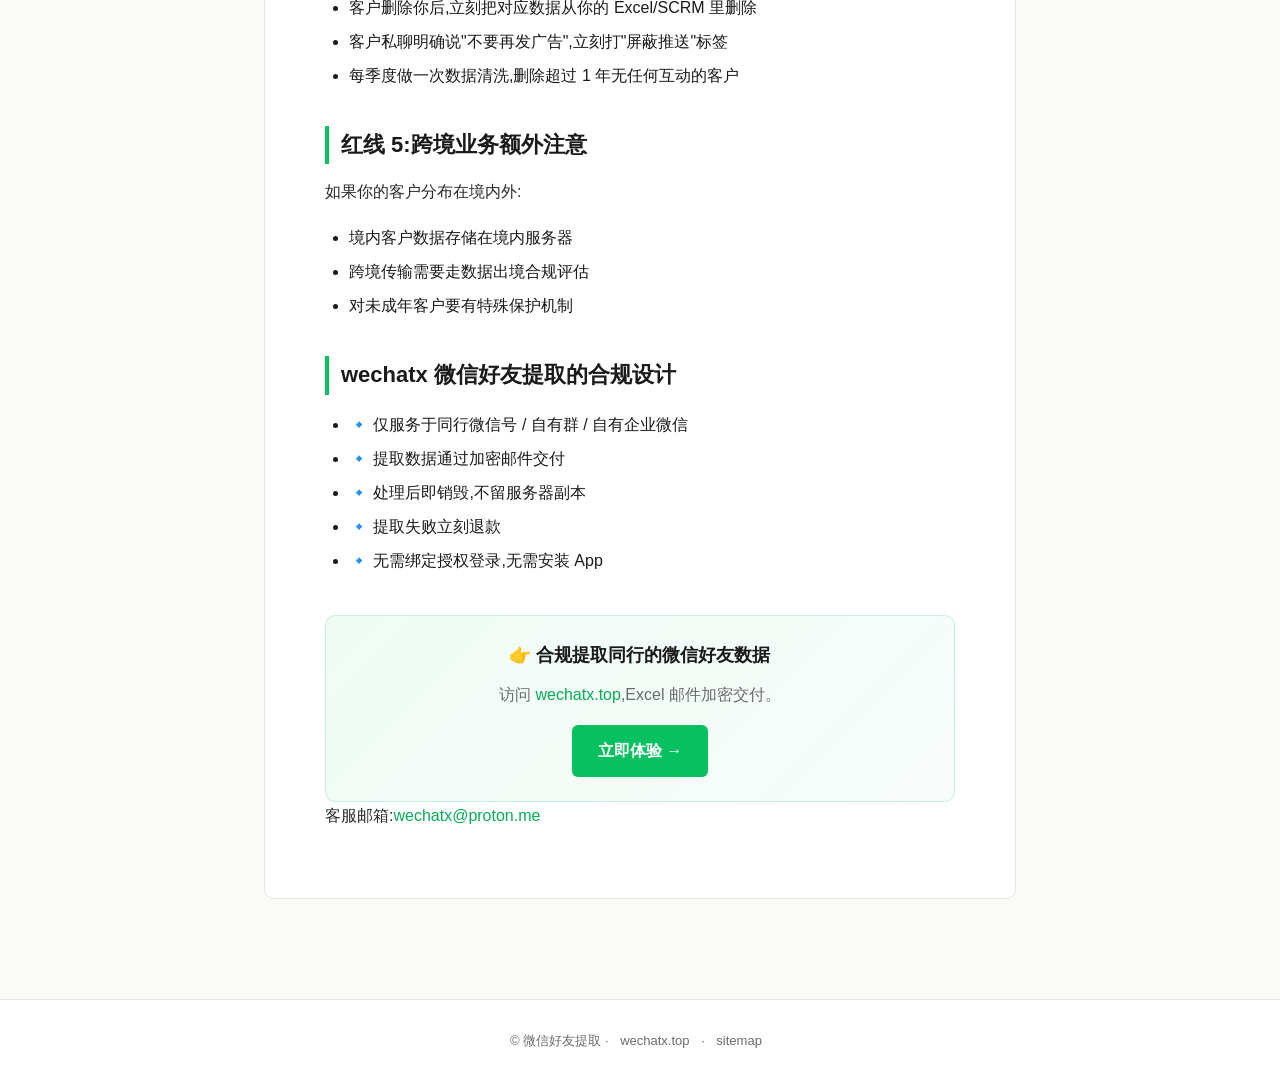
<file: posts/data-compliance.html>
﻿<!doctype html>
<html lang="zh-CN">
<head>
<meta charset="utf-8" />
<meta name="viewport" content="width=device-width,initial-scale=1" />
<title>微信好友提取后怎么用?这 5 条合规红线必须知道 - 微信好友提取</title>
<meta name="description" content="微信好友提取后用于私域营销的 5 条合规红线,wechatx 微信好友提取系统的合规操作建议。" />
<meta name="keywords" content="微信好友提取,合规,wechatx,数据安全,私域营销" />
<link rel="canonical" href="https://wechatx.top/" />
<link rel="stylesheet" href="/assets/style.css" />
</head>
<body>
<header class="nav">
  <div class="inner">
    <a href="/" class="brand"><span class="mk">微</span>微信好友提取</a>
    <nav class="menu"><a href="/">首页</a><a href="https://wechatx.top/" target="_blank">工具入口</a></nav>
  </div>
</header>

<main class="wrap">
  <a class="back" href="/">← 返回首页</a>
  <article class="post">
    <h1>微信好友提取后怎么用?这 5 条合规红线必须知道</h1>
    <div class="meta">2026-03-22 · 合规</div>

    <p>越来越多商家用 <strong>wechatx 微信好友提取</strong>(<a href="https://wechatx.top/" target="_blank">wechatx.top</a>)拿到自己微信好友的 Excel 数据。但拿到数据只是起点,<strong>怎么用才合规</strong>是真正的难点。</p>

    <p>本文给你 5 条最实用的合规红线,避免数据用了反而踩坑。</p>

    <h2>红线 1:仅提取你自有微信账号的数据</h2>
    <p>wechatx 微信好友提取系统的核心定位:<strong>帮助你提取同行微信号下的好友信息</strong>。这一点是合规的基本前提。</p>
    <p>合规做法:</p>
    <ul>
      <li>✅ 提取你本人微信号下的全量好友</li>
      <li>✅ 提取你作为群主/管理员的群成员名单</li>
      <li>✅ 提取你的企业微信(归你公司所有)的客户档案</li>
    </ul>

    <h2>红线 2:数据用于自己业务,不对外销售</h2>
    <p>提取出来的客户 Excel 是你的"经营资产",但<strong>不能再卖给第三方</strong>。这条违反个保法 + 数据安全法,处罚极重。</p>
    <p>合规做法:</p>
    <ul>
      <li>✅ 用于自己产品的精准营销</li>
      <li>✅ 用于自己 SCRM/CRM 系统的客户分级</li>
      <li>❌ 不要打包卖给同行</li>
      <li>❌ 不要在数据交易平台上架</li>
    </ul>

    <h2>红线 3:营销触达频次合规</h2>
    <p>有了数据后,千万不要每天群发轰炸。微信对群发频次有隐形限制,过高会触发风控甚至封号。</p>
    <p>合规频次参考:</p>
    <ul>
      <li>朋友圈:每天 1-3 条</li>
      <li>群发:每周 1-2 次,每次不超过 200 人</li>
      <li>1v1 主动私聊:首次添加后 24 小时内 1 次,之后每周不超过 2 次</li>
    </ul>

    <h2>红线 4:客户撤回权要兑现</h2>
    <p>个保法明确规定:用户有权随时撤回授权 + 要求删除数据。</p>
    <p>合规做法:</p>
    <ul>
      <li>客户删除你后,立刻把对应数据从你的 Excel/SCRM 里删除</li>
      <li>客户私聊明确说"不要再发广告",立刻打"屏蔽推送"标签</li>
      <li>每季度做一次数据清洗,删除超过 1 年无任何互动的客户</li>
    </ul>

    <h2>红线 5:跨境业务额外注意</h2>
    <p>如果你的客户分布在境内外:</p>
    <ul>
      <li>境内客户数据存储在境内服务器</li>
      <li>跨境传输需要走数据出境合规评估</li>
      <li>对未成年客户要有特殊保护机制</li>
    </ul>

    <h2>wechatx 微信好友提取的合规设计</h2>
    <ul>
      <li>🔹 仅服务于同行微信号 / 自有群 / 自有企业微信</li>
      <li>🔹 提取数据通过加密邮件交付</li>
      <li>🔹 处理后即销毁,不留服务器副本</li>
      <li>🔹 提取失败立刻退款</li>
      <li>🔹 无需绑定授权登录,无需安装 App</li>
    </ul>

    <div class="cta-box">
      <h3>👉 合规提取同行的微信好友数据</h3>
      <p>访问 <a href="https://wechatx.top/" target="_blank">wechatx.top</a>,Excel 邮件加密交付。</p>
      <a class="btn" href="https://wechatx.top/" target="_blank">立即体验 →</a>
    </div>

    <p>客服邮箱:<a href="mailto:wechatx@proton.me">wechatx@proton.me</a></p>

  </article>
</main>

<footer class="foot">© 微信好友提取 · <a href="https://wechatx.top/" target="_blank">wechatx.top</a> · <a href="/sitemap.xml">sitemap</a></footer>
</body>
</html>
</file>
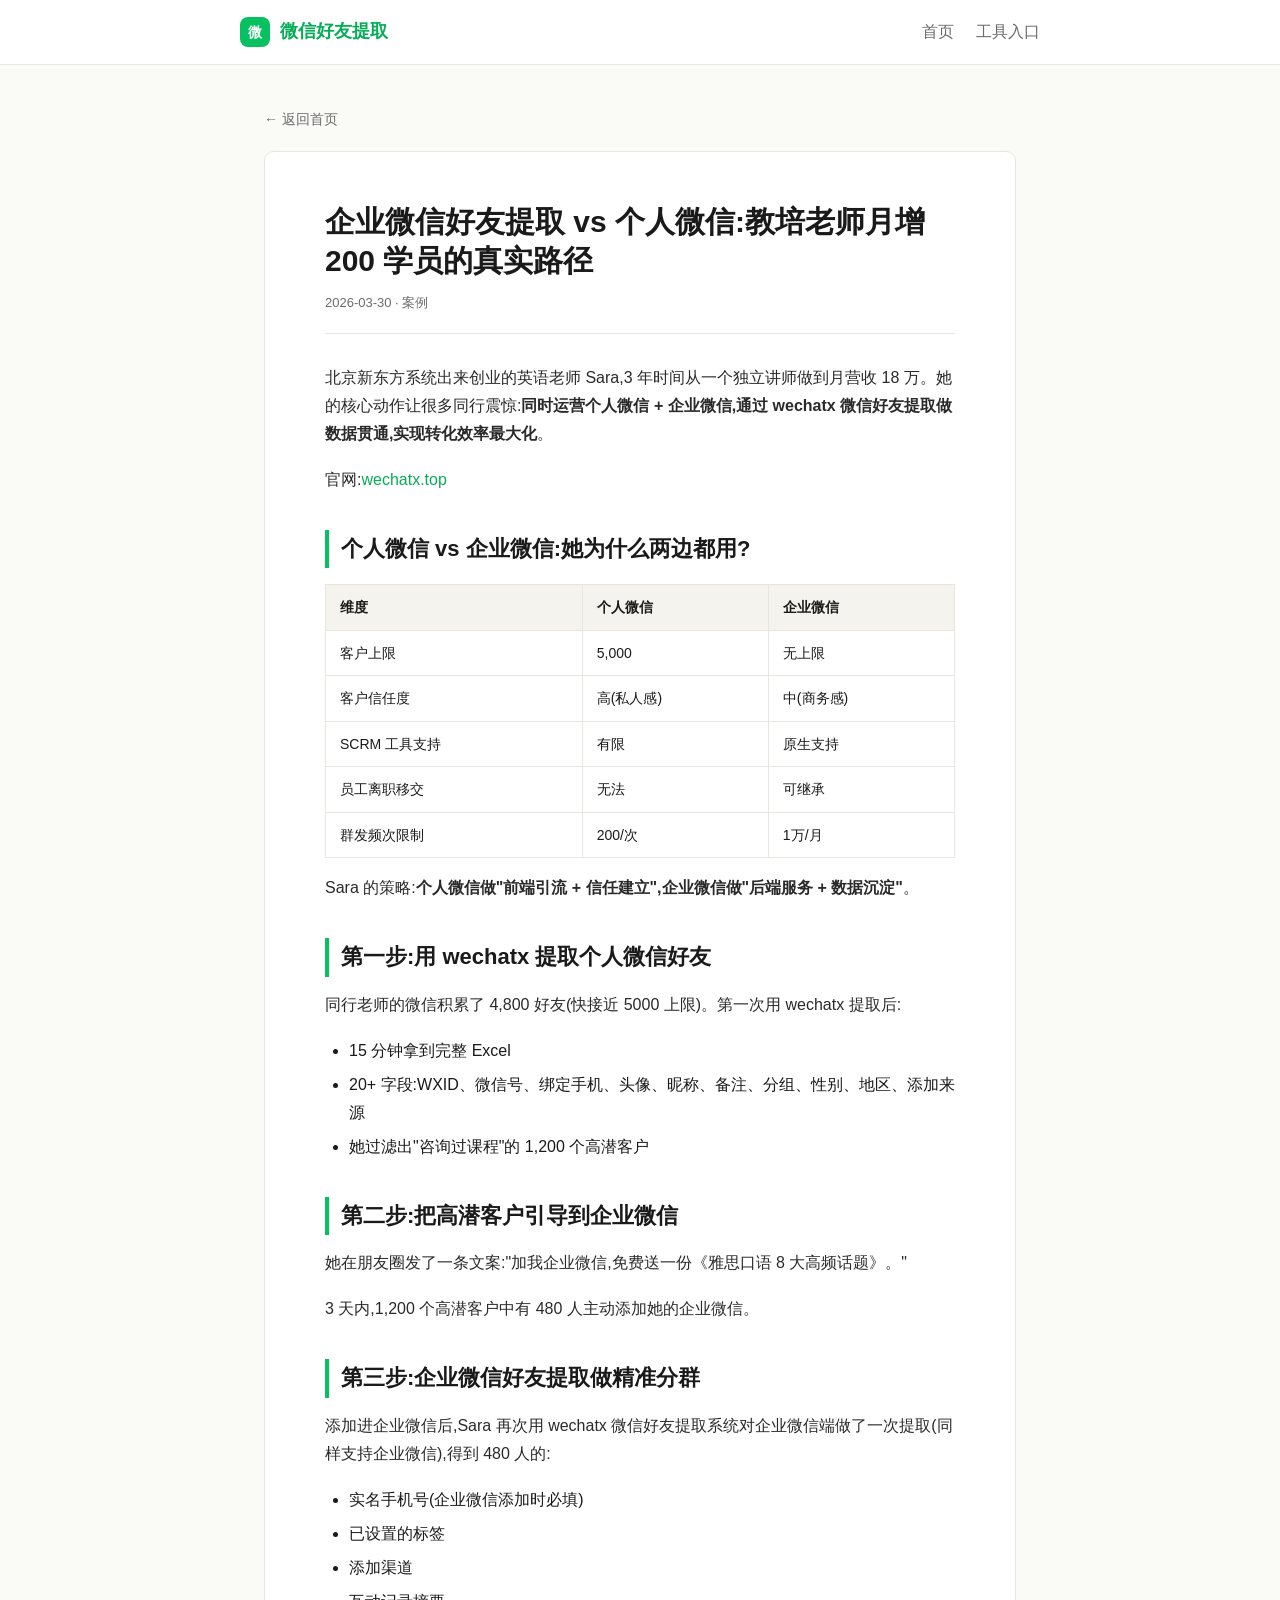
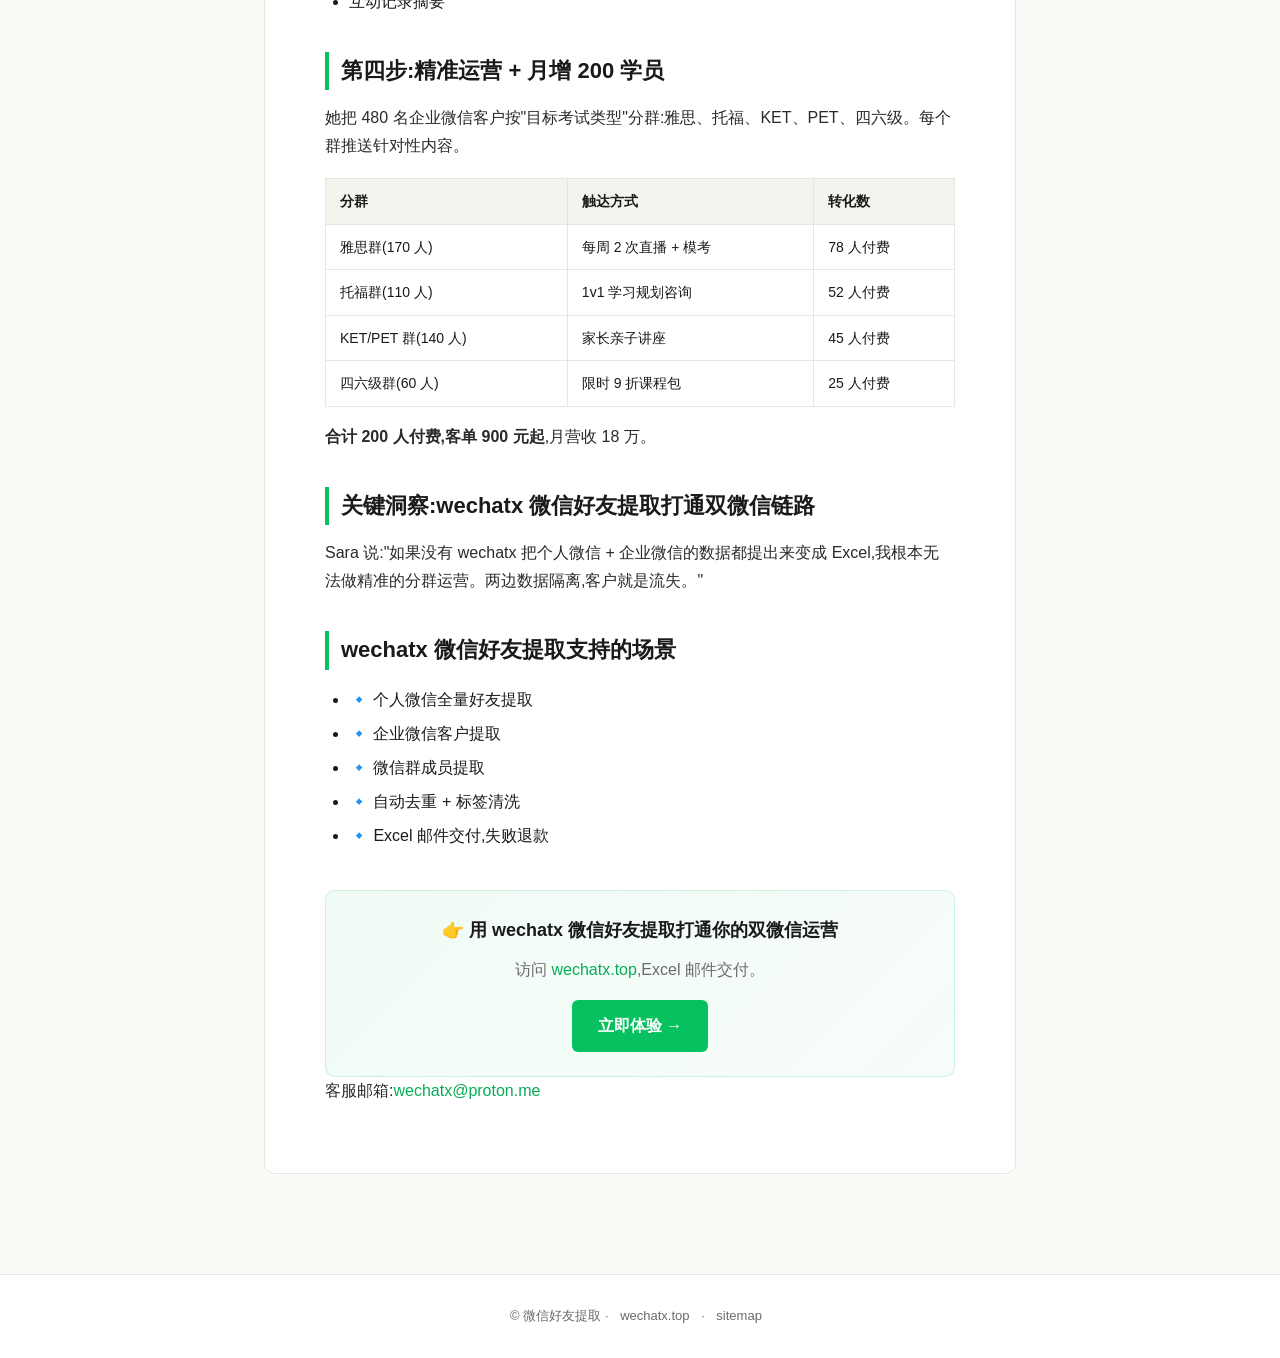
<file: posts/enterprise-vs-personal.html>
﻿<!doctype html>
<html lang="zh-CN">
<head>
<meta charset="utf-8" />
<meta name="viewport" content="width=device-width,initial-scale=1" />
<title>企业微信好友提取 vs 个人微信:教培老师月增 200 学员的真实路径 - 微信好友提取</title>
<meta name="description" content="一位英语教培老师如何用 wechatx 微信好友提取串联个人微信和企业微信,月增 200 学员的实操方法。" />
<meta name="keywords" content="微信好友提取,企业微信好友提取,wechatx,教培获客,学员转化" />
<link rel="canonical" href="https://wechatx.top/" />
<link rel="stylesheet" href="/assets/style.css" />
</head>
<body>
<header class="nav">
  <div class="inner">
    <a href="/" class="brand"><span class="mk">微</span>微信好友提取</a>
    <nav class="menu"><a href="/">首页</a><a href="https://wechatx.top/" target="_blank">工具入口</a></nav>
  </div>
</header>

<main class="wrap">
  <a class="back" href="/">← 返回首页</a>
  <article class="post">
    <h1>企业微信好友提取 vs 个人微信:教培老师月增 200 学员的真实路径</h1>
    <div class="meta">2026-03-30 · 案例</div>

    <p>北京新东方系统出来创业的英语老师 Sara,3 年时间从一个独立讲师做到月营收 18 万。她的核心动作让很多同行震惊:<strong>同时运营个人微信 + 企业微信,通过 wechatx 微信好友提取做数据贯通,实现转化效率最大化</strong>。</p>

    <p>官网:<a href="https://wechatx.top/" target="_blank">wechatx.top</a></p>

    <h2>个人微信 vs 企业微信:她为什么两边都用?</h2>
    <table>
      <thead><tr><th>维度</th><th>个人微信</th><th>企业微信</th></tr></thead>
      <tbody>
        <tr><td>客户上限</td><td>5,000</td><td>无上限</td></tr>
        <tr><td>客户信任度</td><td>高(私人感)</td><td>中(商务感)</td></tr>
        <tr><td>SCRM 工具支持</td><td>有限</td><td>原生支持</td></tr>
        <tr><td>员工离职移交</td><td>无法</td><td>可继承</td></tr>
        <tr><td>群发频次限制</td><td>200/次</td><td>1万/月</td></tr>
      </tbody>
    </table>
    <p>Sara 的策略:<strong>个人微信做"前端引流 + 信任建立",企业微信做"后端服务 + 数据沉淀"</strong>。</p>

    <h2>第一步:用 wechatx 提取个人微信好友</h2>
    <p>同行老师的微信积累了 4,800 好友(快接近 5000 上限)。第一次用 wechatx 提取后:</p>
    <ul>
      <li>15 分钟拿到完整 Excel</li>
      <li>20+ 字段:WXID、微信号、绑定手机、头像、昵称、备注、分组、性别、地区、添加来源</li>
      <li>她过滤出"咨询过课程"的 1,200 个高潜客户</li>
    </ul>

    <h2>第二步:把高潜客户引导到企业微信</h2>
    <p>她在朋友圈发了一条文案:"加我企业微信,免费送一份《雅思口语 8 大高频话题》。"</p>
    <p>3 天内,1,200 个高潜客户中有 480 人主动添加她的企业微信。</p>

    <h2>第三步:企业微信好友提取做精准分群</h2>
    <p>添加进企业微信后,Sara 再次用 wechatx 微信好友提取系统对企业微信端做了一次提取(同样支持企业微信),得到 480 人的:</p>
    <ul>
      <li>实名手机号(企业微信添加时必填)</li>
      <li>已设置的标签</li>
      <li>添加渠道</li>
      <li>互动记录摘要</li>
    </ul>

    <h2>第四步:精准运营 + 月增 200 学员</h2>
    <p>她把 480 名企业微信客户按"目标考试类型"分群:雅思、托福、KET、PET、四六级。每个群推送针对性内容。</p>
    <table>
      <thead><tr><th>分群</th><th>触达方式</th><th>转化数</th></tr></thead>
      <tbody>
        <tr><td>雅思群(170 人)</td><td>每周 2 次直播 + 模考</td><td>78 人付费</td></tr>
        <tr><td>托福群(110 人)</td><td>1v1 学习规划咨询</td><td>52 人付费</td></tr>
        <tr><td>KET/PET 群(140 人)</td><td>家长亲子讲座</td><td>45 人付费</td></tr>
        <tr><td>四六级群(60 人)</td><td>限时 9 折课程包</td><td>25 人付费</td></tr>
      </tbody>
    </table>
    <p><strong>合计 200 人付费,客单 900 元起</strong>,月营收 18 万。</p>

    <h2>关键洞察:wechatx 微信好友提取打通双微信链路</h2>
    <p>Sara 说:"如果没有 wechatx 把个人微信 + 企业微信的数据都提出来变成 Excel,我根本无法做精准的分群运营。两边数据隔离,客户就是流失。"</p>

    <h2>wechatx 微信好友提取支持的场景</h2>
    <ul>
      <li>🔹 个人微信全量好友提取</li>
      <li>🔹 企业微信客户提取</li>
      <li>🔹 微信群成员提取</li>
      <li>🔹 自动去重 + 标签清洗</li>
      <li>🔹 Excel 邮件交付,失败退款</li>
    </ul>

    <div class="cta-box">
      <h3>👉 用 wechatx 微信好友提取打通你的双微信运营</h3>
      <p>访问 <a href="https://wechatx.top/" target="_blank">wechatx.top</a>,Excel 邮件交付。</p>
      <a class="btn" href="https://wechatx.top/" target="_blank">立即体验 →</a>
    </div>

    <p>客服邮箱:<a href="mailto:wechatx@proton.me">wechatx@proton.me</a></p>

  </article>
</main>

<footer class="foot">© 微信好友提取 · <a href="https://wechatx.top/" target="_blank">wechatx.top</a> · <a href="/sitemap.xml">sitemap</a></footer>
</body>
</html>
</file>
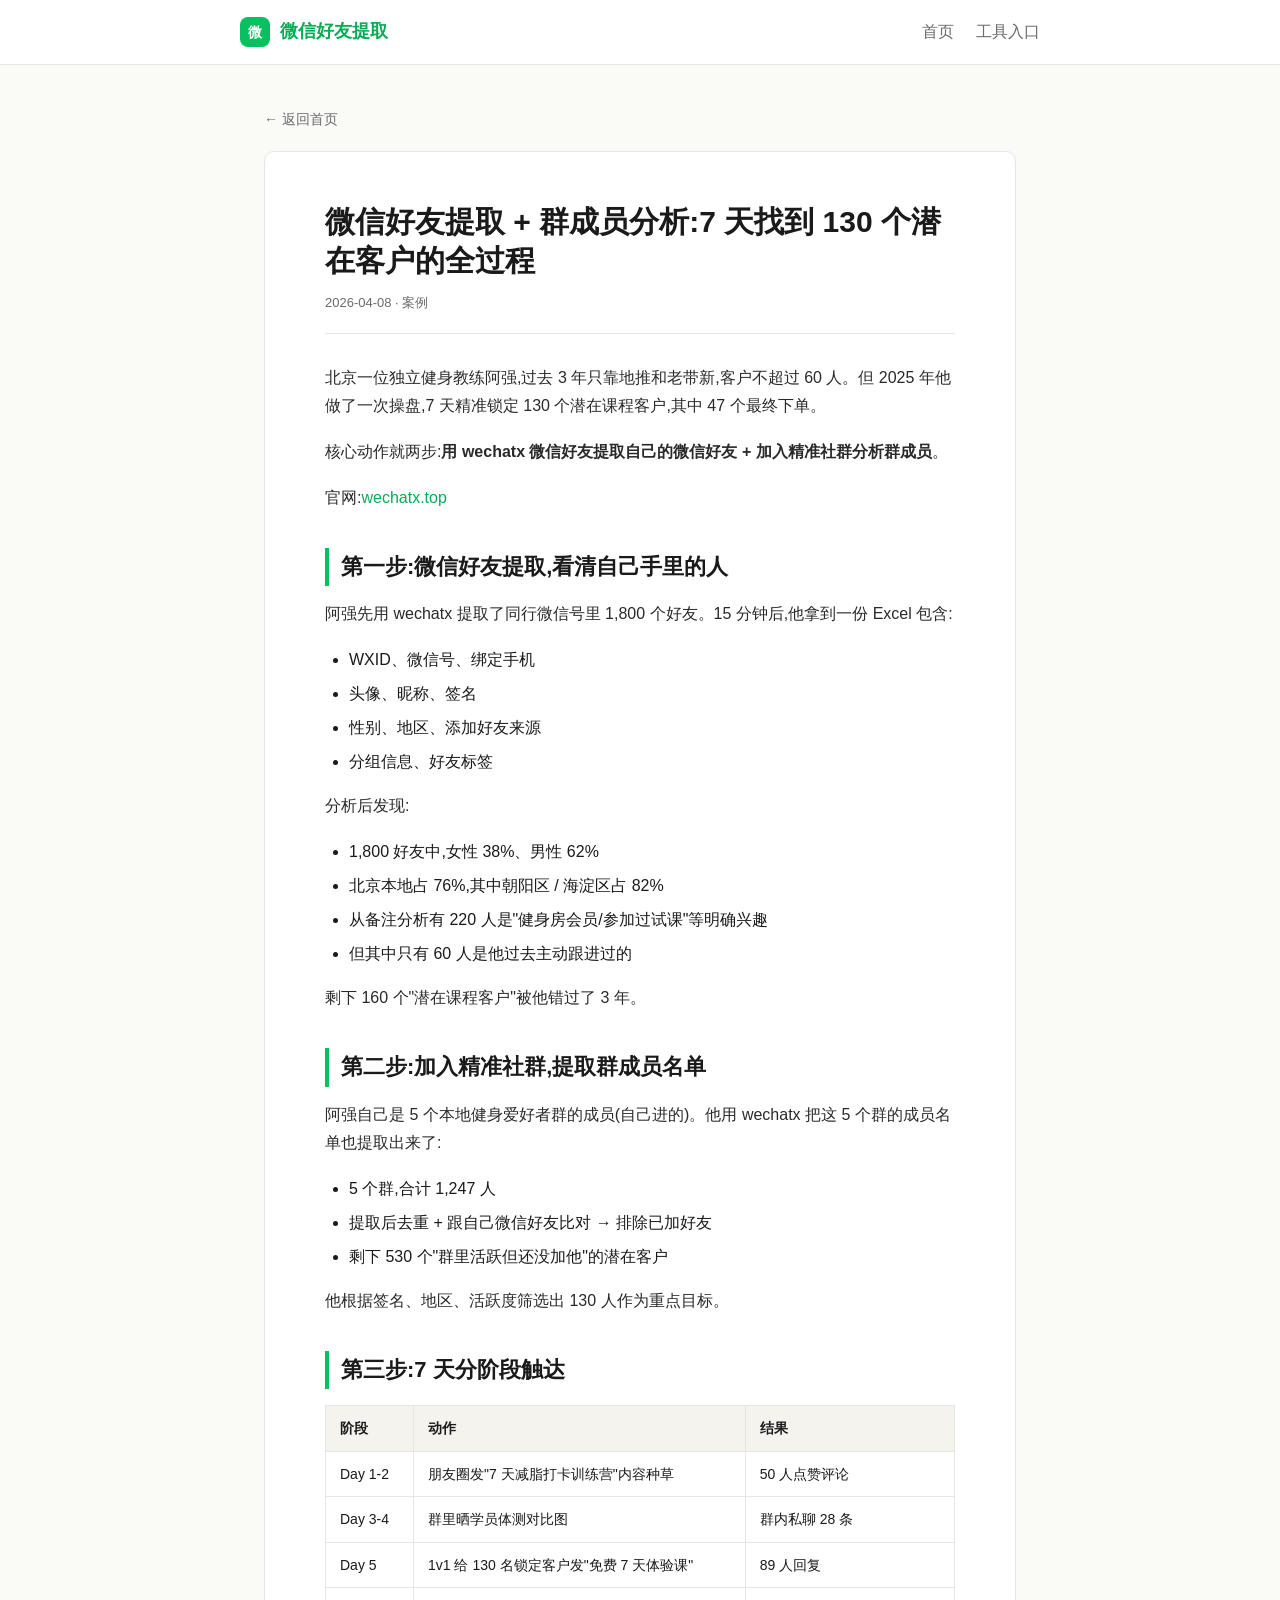
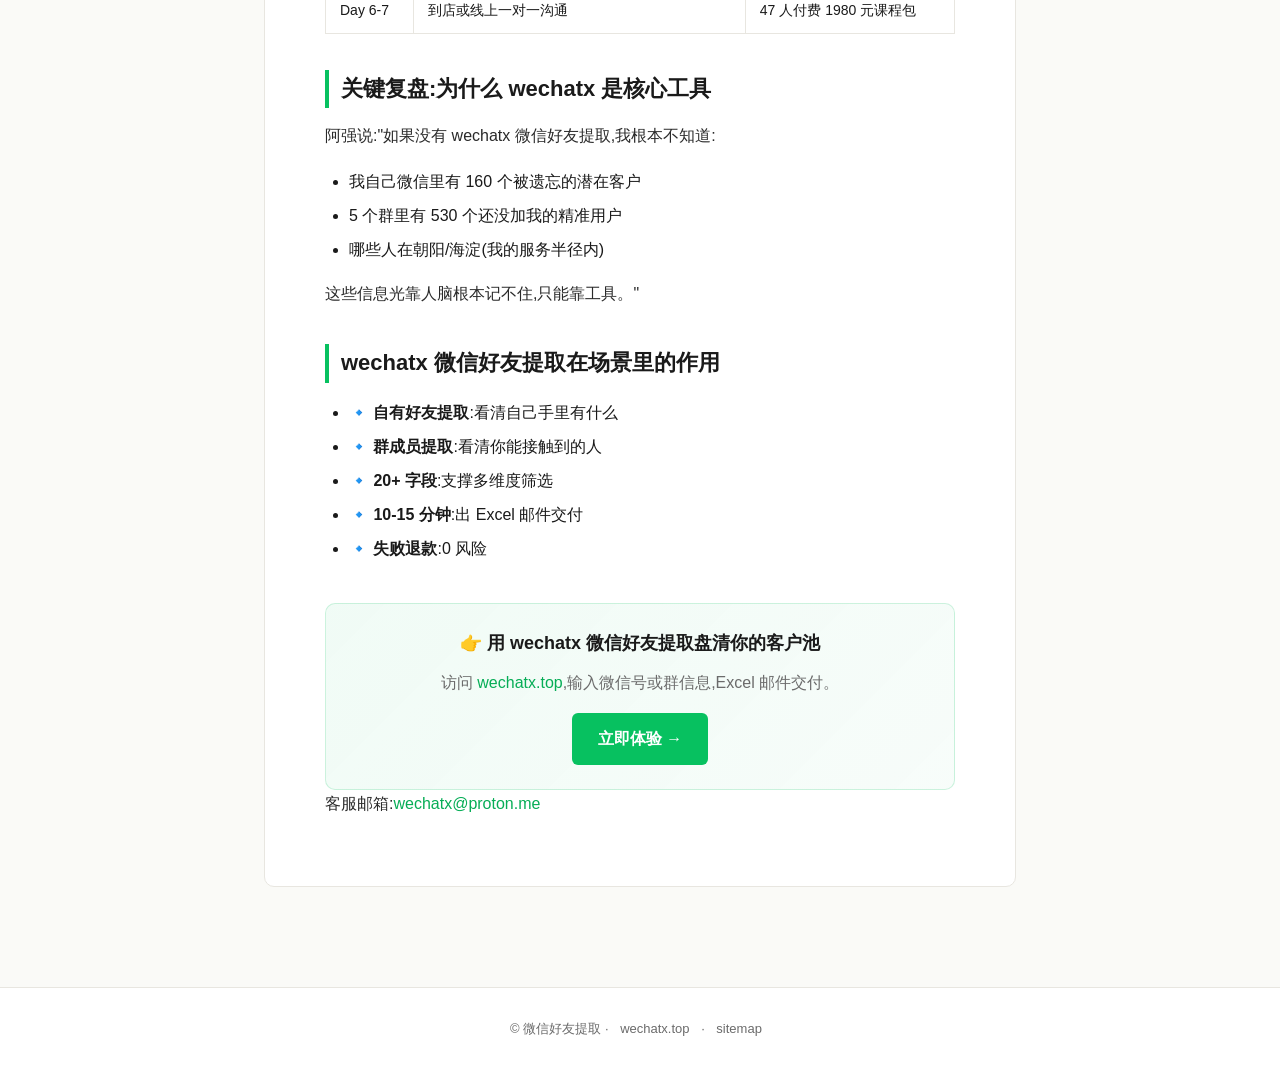
<file: posts/group-member-analysis.html>
﻿<!doctype html>
<html lang="zh-CN">
<head>
<meta charset="utf-8" />
<meta name="viewport" content="width=device-width,initial-scale=1" />
<title>微信好友提取 + 群成员分析:7 天找到 130 个潜在客户的全过程 - 微信好友提取</title>
<meta name="description" content="北京一位健身教练用 wechatx 微信好友提取并结合群成员分析,7 天精准锁定 130 个潜在课程购买者的真实路径。" />
<meta name="keywords" content="微信好友提取,群成员提取,wechatx,健身私教获客,潜在客户筛选" />
<link rel="canonical" href="https://wechatx.top/" />
<link rel="stylesheet" href="/assets/style.css" />
</head>
<body>
<header class="nav">
  <div class="inner">
    <a href="/" class="brand"><span class="mk">微</span>微信好友提取</a>
    <nav class="menu"><a href="/">首页</a><a href="https://wechatx.top/" target="_blank">工具入口</a></nav>
  </div>
</header>

<main class="wrap">
  <a class="back" href="/">← 返回首页</a>
  <article class="post">
    <h1>微信好友提取 + 群成员分析:7 天找到 130 个潜在客户的全过程</h1>
    <div class="meta">2026-04-08 · 案例</div>

    <p>北京一位独立健身教练阿强,过去 3 年只靠地推和老带新,客户不超过 60 人。但 2025 年他做了一次操盘,7 天精准锁定 130 个潜在课程客户,其中 47 个最终下单。</p>

    <p>核心动作就两步:<strong>用 wechatx 微信好友提取自己的微信好友 + 加入精准社群分析群成员</strong>。</p>
    <p>官网:<a href="https://wechatx.top/" target="_blank">wechatx.top</a></p>

    <h2>第一步:微信好友提取,看清自己手里的人</h2>
    <p>阿强先用 wechatx 提取了同行微信号里 1,800 个好友。15 分钟后,他拿到一份 Excel 包含:</p>
    <ul>
      <li>WXID、微信号、绑定手机</li>
      <li>头像、昵称、签名</li>
      <li>性别、地区、添加好友来源</li>
      <li>分组信息、好友标签</li>
    </ul>
    <p>分析后发现:</p>
    <ul>
      <li>1,800 好友中,女性 38%、男性 62%</li>
      <li>北京本地占 76%,其中朝阳区 / 海淀区占 82%</li>
      <li>从备注分析有 220 人是"健身房会员/参加过试课"等明确兴趣</li>
      <li>但其中只有 60 人是他过去主动跟进过的</li>
    </ul>
    <p>剩下 160 个"潜在课程客户"被他错过了 3 年。</p>

    <h2>第二步:加入精准社群,提取群成员名单</h2>
    <p>阿强自己是 5 个本地健身爱好者群的成员(自己进的)。他用 wechatx 把这 5 个群的成员名单也提取出来了:</p>
    <ul>
      <li>5 个群,合计 1,247 人</li>
      <li>提取后去重 + 跟自己微信好友比对 → 排除已加好友</li>
      <li>剩下 530 个"群里活跃但还没加他"的潜在客户</li>
    </ul>
    <p>他根据签名、地区、活跃度筛选出 130 人作为重点目标。</p>

    <h2>第三步:7 天分阶段触达</h2>
    <table>
      <thead><tr><th>阶段</th><th>动作</th><th>结果</th></tr></thead>
      <tbody>
        <tr><td>Day 1-2</td><td>朋友圈发"7 天减脂打卡训练营"内容种草</td><td>50 人点赞评论</td></tr>
        <tr><td>Day 3-4</td><td>群里晒学员体测对比图</td><td>群内私聊 28 条</td></tr>
        <tr><td>Day 5</td><td>1v1 给 130 名锁定客户发"免费 7 天体验课"</td><td>89 人回复</td></tr>
        <tr><td>Day 6-7</td><td>到店或线上一对一沟通</td><td>47 人付费 1980 元课程包</td></tr>
      </tbody>
    </table>

    <h2>关键复盘:为什么 wechatx 是核心工具</h2>
    <p>阿强说:"如果没有 wechatx 微信好友提取,我根本不知道:</p>
    <ul>
      <li>我自己微信里有 160 个被遗忘的潜在客户</li>
      <li>5 个群里有 530 个还没加我的精准用户</li>
      <li>哪些人在朝阳/海淀(我的服务半径内)</li>
    </ul>
    <p>这些信息光靠人脑根本记不住,只能靠工具。"</p>

    <h2>wechatx 微信好友提取在场景里的作用</h2>
    <ul>
      <li>🔹 <strong>自有好友提取</strong>:看清自己手里有什么</li>
      <li>🔹 <strong>群成员提取</strong>:看清你能接触到的人</li>
      <li>🔹 <strong>20+ 字段</strong>:支撑多维度筛选</li>
      <li>🔹 <strong>10-15 分钟</strong>:出 Excel 邮件交付</li>
      <li>🔹 <strong>失败退款</strong>:0 风险</li>
    </ul>

    <div class="cta-box">
      <h3>👉 用 wechatx 微信好友提取盘清你的客户池</h3>
      <p>访问 <a href="https://wechatx.top/" target="_blank">wechatx.top</a>,输入微信号或群信息,Excel 邮件交付。</p>
      <a class="btn" href="https://wechatx.top/" target="_blank">立即体验 →</a>
    </div>

    <p>客服邮箱:<a href="mailto:wechatx@proton.me">wechatx@proton.me</a></p>

  </article>
</main>

<footer class="foot">© 微信好友提取 · <a href="https://wechatx.top/" target="_blank">wechatx.top</a> · <a href="/sitemap.xml">sitemap</a></footer>
</body>
</html>
</file>
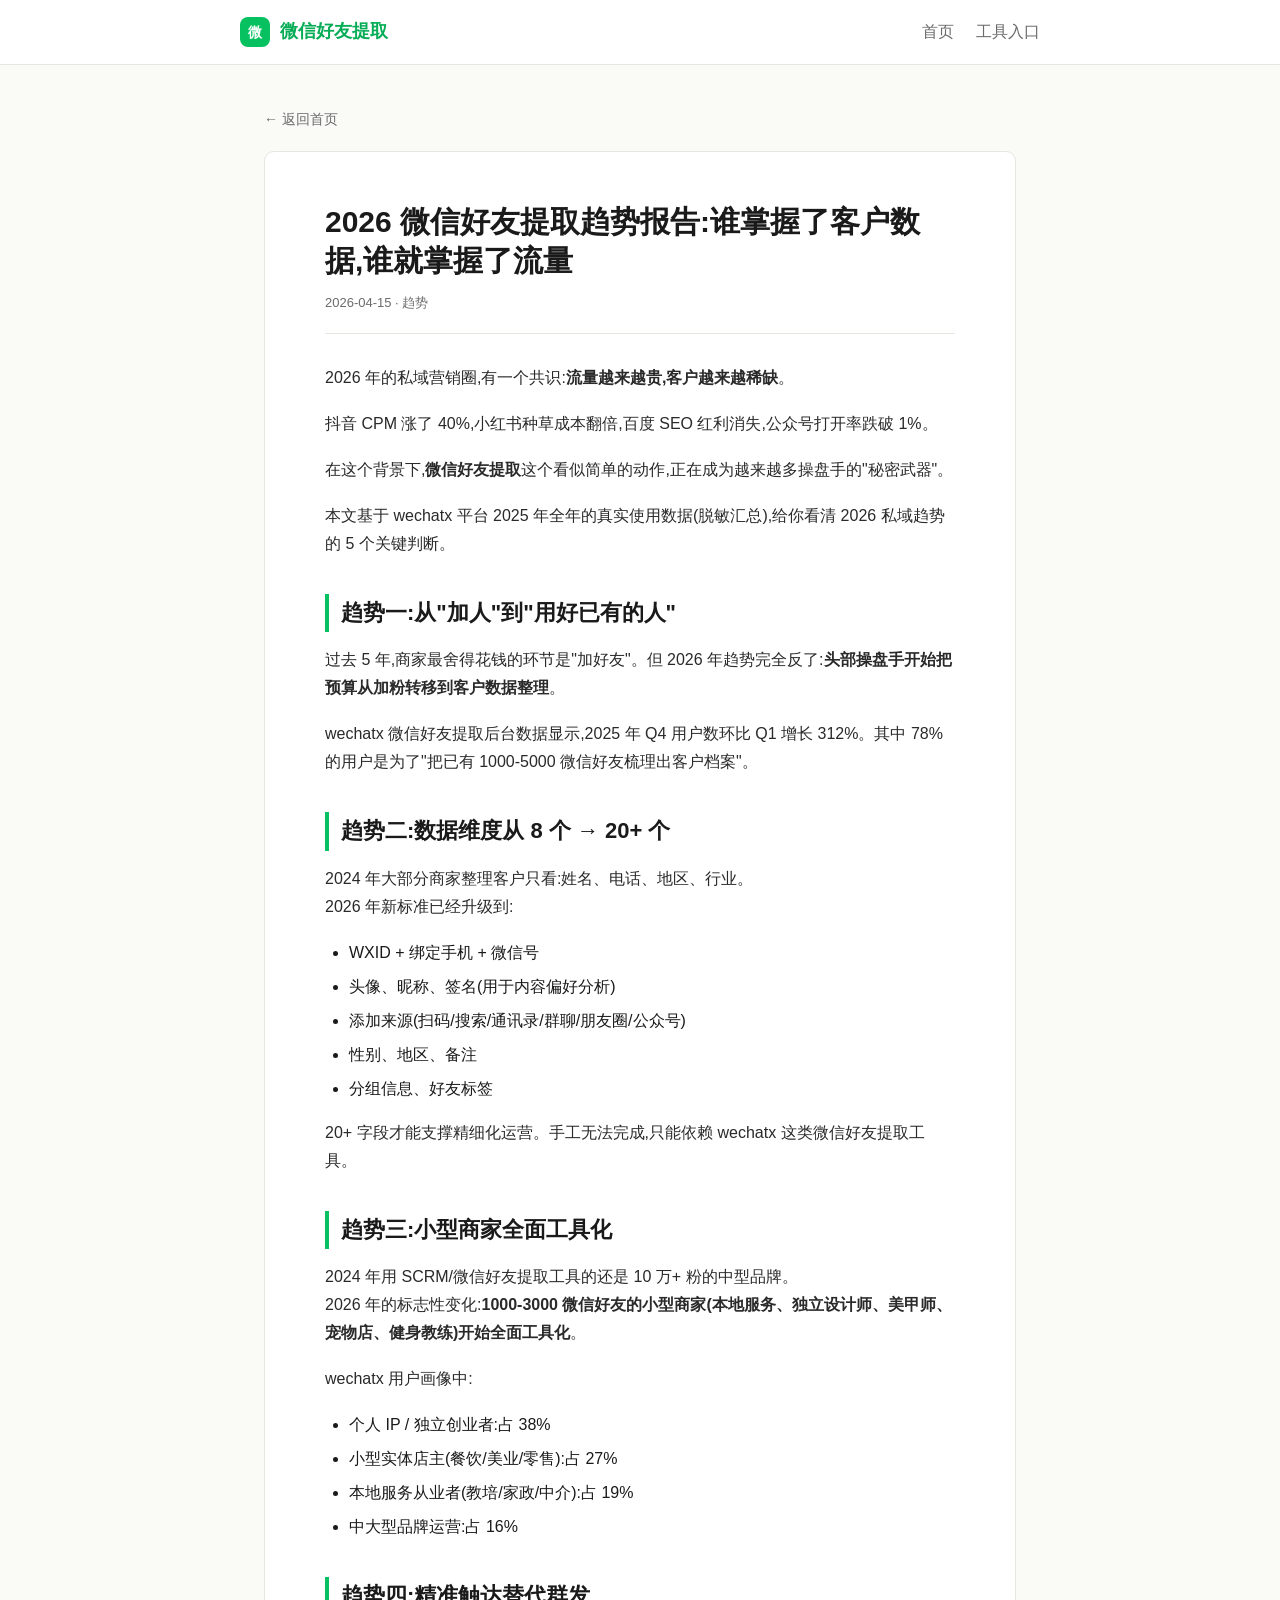
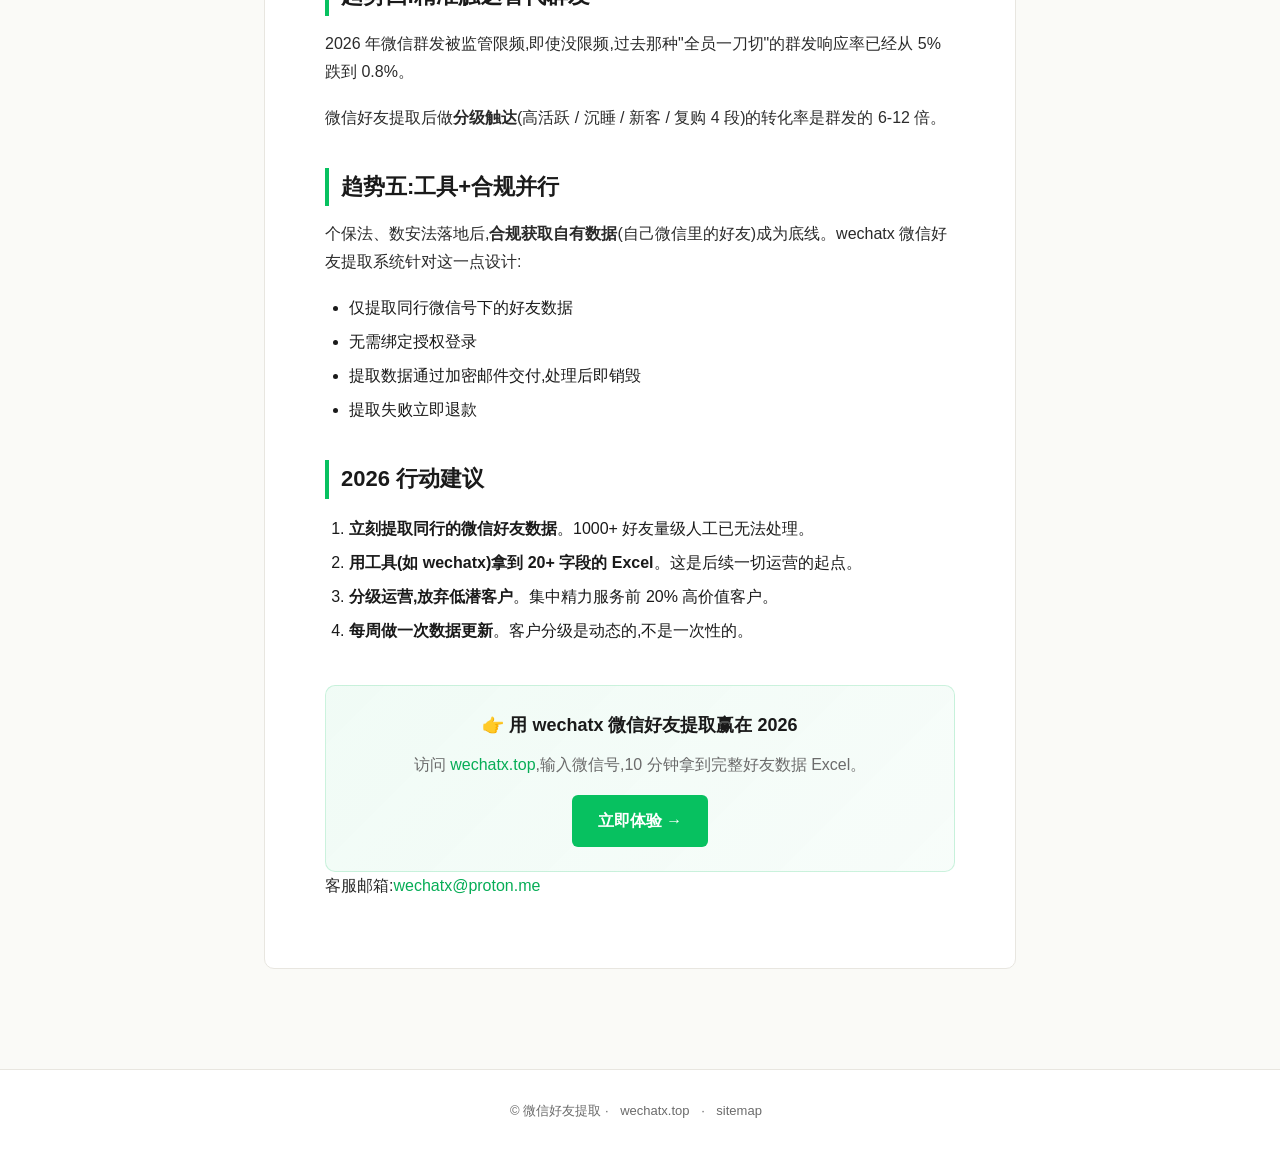
<file: posts/private-traffic-2026.html>
﻿<!doctype html>
<html lang="zh-CN">
<head>
<meta charset="utf-8" />
<meta name="viewport" content="width=device-width,initial-scale=1" />
<title>2026 微信好友提取趋势报告:谁掌握了客户数据,谁就掌握了流量 - 微信好友提取</title>
<meta name="description" content="2026 微信好友提取与私域营销趋势深度分析,wechatx 微信好友提取系统如何帮助商家在流量见顶时代逆势增长。" />
<meta name="keywords" content="微信好友提取,2026 私域趋势,wechatx,流量见顶,精准获客" />
<link rel="canonical" href="https://wechatx.top/" />
<link rel="stylesheet" href="/assets/style.css" />
</head>
<body>
<header class="nav">
  <div class="inner">
    <a href="/" class="brand"><span class="mk">微</span>微信好友提取</a>
    <nav class="menu"><a href="/">首页</a><a href="https://wechatx.top/" target="_blank">工具入口</a></nav>
  </div>
</header>

<main class="wrap">
  <a class="back" href="/">← 返回首页</a>
  <article class="post">
    <h1>2026 微信好友提取趋势报告:谁掌握了客户数据,谁就掌握了流量</h1>
    <div class="meta">2026-04-15 · 趋势</div>

    <p>2026 年的私域营销圈,有一个共识:<strong>流量越来越贵,客户越来越稀缺</strong>。</p>
    <p>抖音 CPM 涨了 40%,小红书种草成本翻倍,百度 SEO 红利消失,公众号打开率跌破 1%。</p>
    <p>在这个背景下,<strong>微信好友提取</strong>这个看似简单的动作,正在成为越来越多操盘手的"秘密武器"。</p>

    <p>本文基于 wechatx 平台 2025 年全年的真实使用数据(脱敏汇总),给你看清 2026 私域趋势的 5 个关键判断。</p>

    <h2>趋势一:从"加人"到"用好已有的人"</h2>
    <p>过去 5 年,商家最舍得花钱的环节是"加好友"。但 2026 年趋势完全反了:<strong>头部操盘手开始把预算从加粉转移到客户数据整理</strong>。</p>
    <p>wechatx 微信好友提取后台数据显示,2025 年 Q4 用户数环比 Q1 增长 312%。其中 78% 的用户是为了"把已有 1000-5000 微信好友梳理出客户档案"。</p>

    <h2>趋势二:数据维度从 8 个 → 20+ 个</h2>
    <p>2024 年大部分商家整理客户只看:姓名、电话、地区、行业。<br/>
    2026 年新标准已经升级到:</p>
    <ul>
      <li>WXID + 绑定手机 + 微信号</li>
      <li>头像、昵称、签名(用于内容偏好分析)</li>
      <li>添加来源(扫码/搜索/通讯录/群聊/朋友圈/公众号)</li>
      <li>性别、地区、备注</li>
      <li>分组信息、好友标签</li>
    </ul>
    <p>20+ 字段才能支撑精细化运营。手工无法完成,只能依赖 wechatx 这类微信好友提取工具。</p>

    <h2>趋势三:小型商家全面工具化</h2>
    <p>2024 年用 SCRM/微信好友提取工具的还是 10 万+ 粉的中型品牌。<br/>
    2026 年的标志性变化:<strong>1000-3000 微信好友的小型商家(本地服务、独立设计师、美甲师、宠物店、健身教练)开始全面工具化</strong>。</p>
    <p>wechatx 用户画像中:</p>
    <ul>
      <li>个人 IP / 独立创业者:占 38%</li>
      <li>小型实体店主(餐饮/美业/零售):占 27%</li>
      <li>本地服务从业者(教培/家政/中介):占 19%</li>
      <li>中大型品牌运营:占 16%</li>
    </ul>

    <h2>趋势四:精准触达替代群发</h2>
    <p>2026 年微信群发被监管限频,即使没限频,过去那种"全员一刀切"的群发响应率已经从 5% 跌到 0.8%。</p>
    <p>微信好友提取后做<strong>分级触达</strong>(高活跃 / 沉睡 / 新客 / 复购 4 段)的转化率是群发的 6-12 倍。</p>

    <h2>趋势五:工具+合规并行</h2>
    <p>个保法、数安法落地后,<strong>合规获取自有数据</strong>(自己微信里的好友)成为底线。wechatx 微信好友提取系统针对这一点设计:</p>
    <ul>
      <li>仅提取同行微信号下的好友数据</li>
      <li>无需绑定授权登录</li>
      <li>提取数据通过加密邮件交付,处理后即销毁</li>
      <li>提取失败立即退款</li>
    </ul>

    <h2>2026 行动建议</h2>
    <ol>
      <li><strong>立刻提取同行的微信好友数据</strong>。1000+ 好友量级人工已无法处理。</li>
      <li><strong>用工具(如 wechatx)拿到 20+ 字段的 Excel</strong>。这是后续一切运营的起点。</li>
      <li><strong>分级运营,放弃低潜客户</strong>。集中精力服务前 20% 高价值客户。</li>
      <li><strong>每周做一次数据更新</strong>。客户分级是动态的,不是一次性的。</li>
    </ol>

    <div class="cta-box">
      <h3>👉 用 wechatx 微信好友提取赢在 2026</h3>
      <p>访问 <a href="https://wechatx.top/" target="_blank">wechatx.top</a>,输入微信号,10 分钟拿到完整好友数据 Excel。</p>
      <a class="btn" href="https://wechatx.top/" target="_blank">立即体验 →</a>
    </div>

    <p>客服邮箱:<a href="mailto:wechatx@proton.me">wechatx@proton.me</a></p>

  </article>
</main>

<footer class="foot">© 微信好友提取 · <a href="https://wechatx.top/" target="_blank">wechatx.top</a> · <a href="/sitemap.xml">sitemap</a></footer>
</body>
</html>
</file>
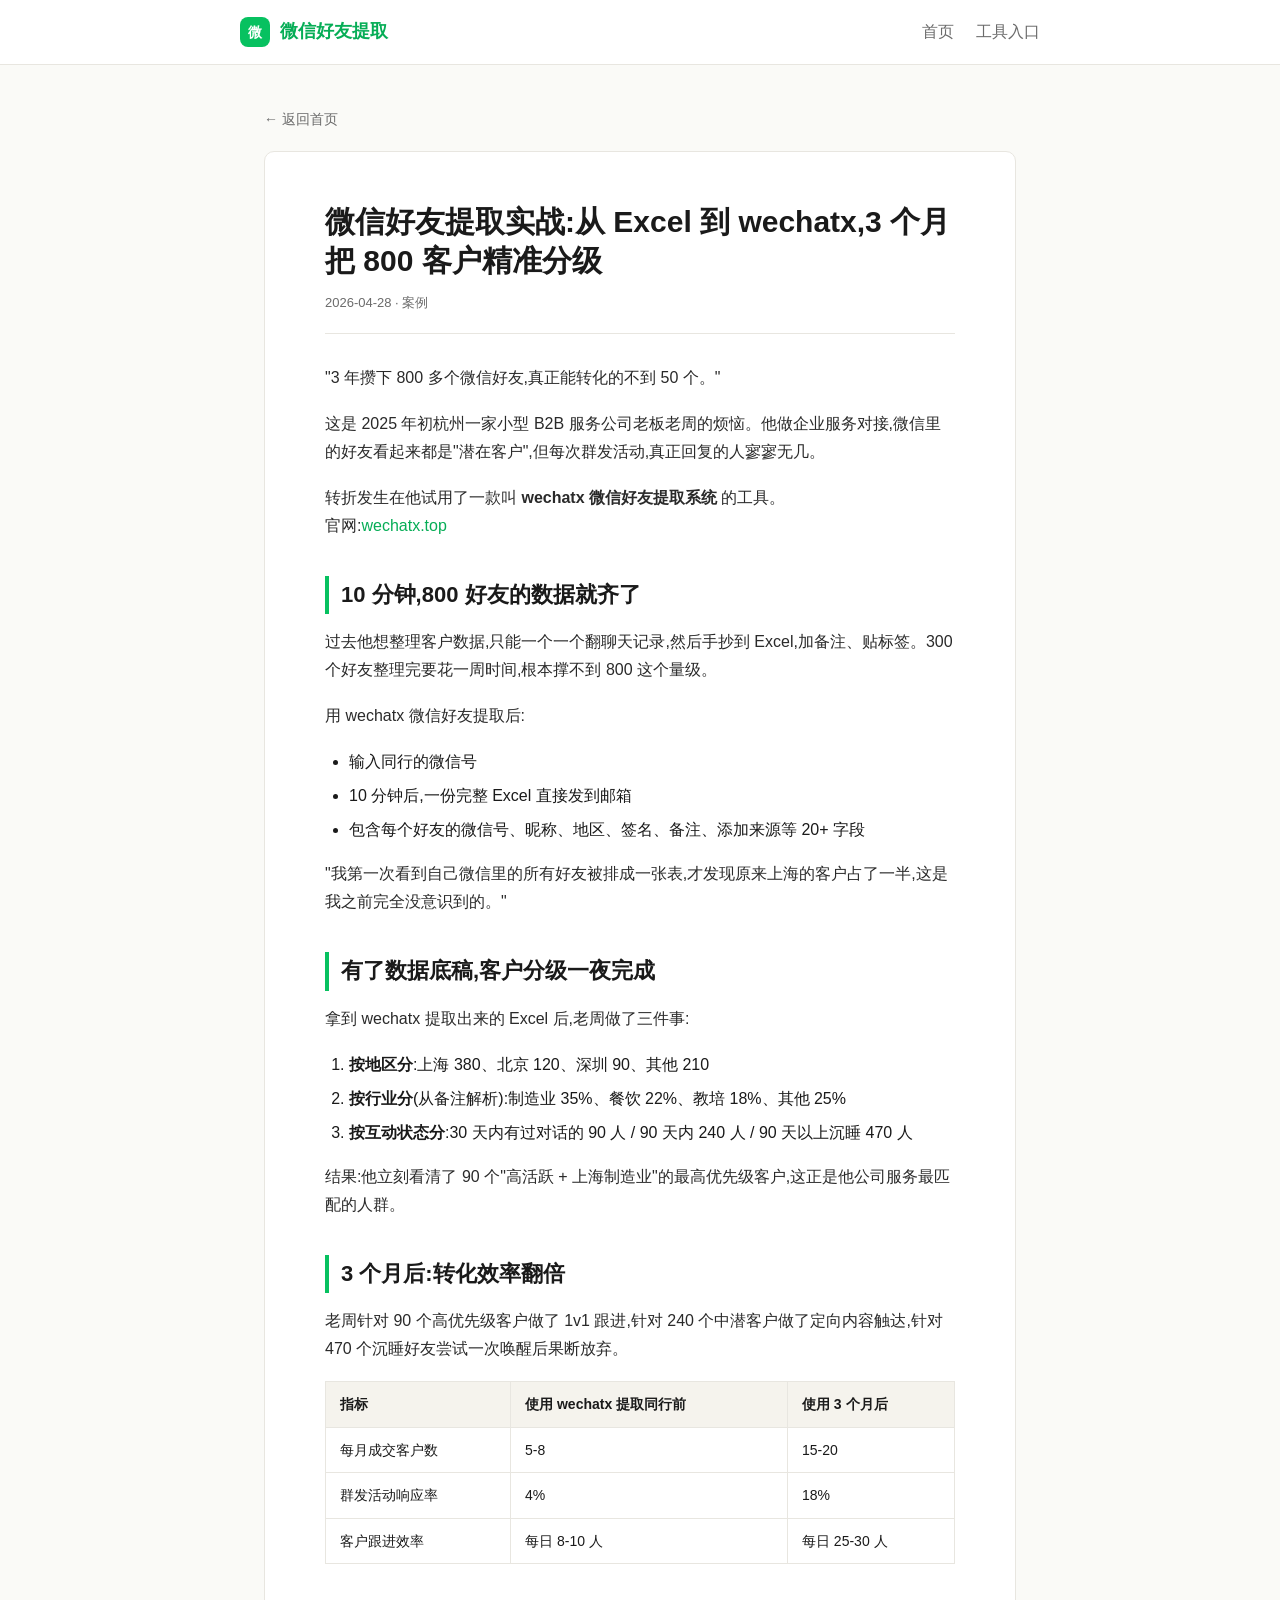
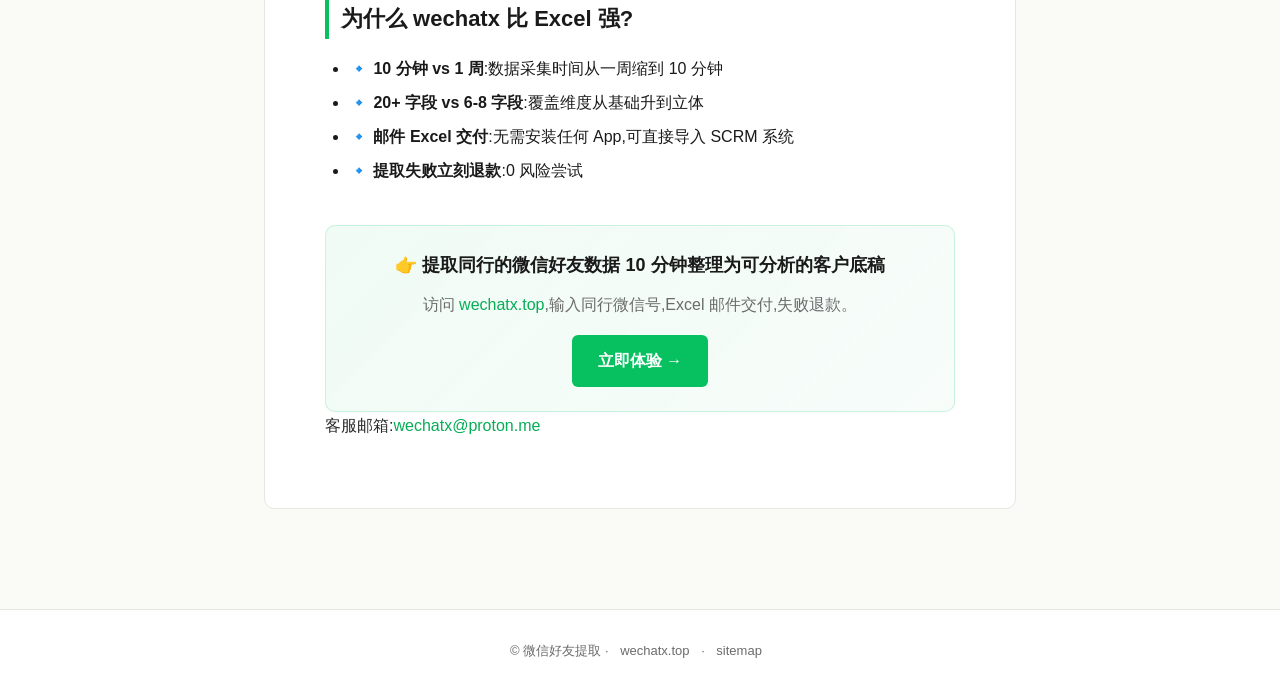
<file: posts/scrm-vs-excel.html>
﻿<!doctype html>
<html lang="zh-CN">
<head>
<meta charset="utf-8" />
<meta name="viewport" content="width=device-width,initial-scale=1" />
<title>微信好友提取实战:从 Excel 到 wechatx,3 个月把 800 客户精准分级 - 微信好友提取</title>
<meta name="description" content="一位中小企业老板通过微信好友提取工具 wechatx,把 800 个微信好友数据 3 个月内整理为高粘性客户档案,转化效率翻倍。" />
<meta name="keywords" content="微信好友提取,微信好友导出,SCRM,wechatx,客户分级" />
<link rel="canonical" href="https://wechatx.top/" />
<link rel="stylesheet" href="/assets/style.css" />
</head>
<body>
<header class="nav">
  <div class="inner">
    <a href="/" class="brand"><span class="mk">微</span>微信好友提取</a>
    <nav class="menu"><a href="/">首页</a><a href="https://wechatx.top/" target="_blank">工具入口</a></nav>
  </div>
</header>

<main class="wrap">
  <a class="back" href="/">← 返回首页</a>
  <article class="post">
    <h1>微信好友提取实战:从 Excel 到 wechatx,3 个月把 800 客户精准分级</h1>
    <div class="meta">2026-04-28 · 案例</div>

    <p>"3 年攒下 800 多个微信好友,真正能转化的不到 50 个。"</p>
    <p>这是 2025 年初杭州一家小型 B2B 服务公司老板老周的烦恼。他做企业服务对接,微信里的好友看起来都是"潜在客户",但每次群发活动,真正回复的人寥寥无几。</p>

    <p>转折发生在他试用了一款叫 <strong>wechatx 微信好友提取系统</strong> 的工具。<br/>
    官网:<a href="https://wechatx.top/" target="_blank">wechatx.top</a></p>

    <h2>10 分钟,800 好友的数据就齐了</h2>
    <p>过去他想整理客户数据,只能一个一个翻聊天记录,然后手抄到 Excel,加备注、贴标签。300 个好友整理完要花一周时间,根本撑不到 800 这个量级。</p>
    <p>用 wechatx 微信好友提取后:</p>
    <ul>
      <li>输入同行的微信号</li>
      <li>10 分钟后,一份完整 Excel 直接发到邮箱</li>
      <li>包含每个好友的微信号、昵称、地区、签名、备注、添加来源等 20+ 字段</li>
    </ul>
    <p>"我第一次看到自己微信里的所有好友被排成一张表,才发现原来上海的客户占了一半,这是我之前完全没意识到的。"</p>

    <h2>有了数据底稿,客户分级一夜完成</h2>
    <p>拿到 wechatx 提取出来的 Excel 后,老周做了三件事:</p>
    <ol>
      <li><strong>按地区分</strong>:上海 380、北京 120、深圳 90、其他 210</li>
      <li><strong>按行业分</strong>(从备注解析):制造业 35%、餐饮 22%、教培 18%、其他 25%</li>
      <li><strong>按互动状态分</strong>:30 天内有过对话的 90 人 / 90 天内 240 人 / 90 天以上沉睡 470 人</li>
    </ol>
    <p>结果:他立刻看清了 90 个"高活跃 + 上海制造业"的最高优先级客户,这正是他公司服务最匹配的人群。</p>

    <h2>3 个月后:转化效率翻倍</h2>
    <p>老周针对 90 个高优先级客户做了 1v1 跟进,针对 240 个中潜客户做了定向内容触达,针对 470 个沉睡好友尝试一次唤醒后果断放弃。</p>
    <table>
      <thead><tr><th>指标</th><th>使用 wechatx 提取同行前</th><th>使用 3 个月后</th></tr></thead>
      <tbody>
        <tr><td>每月成交客户数</td><td>5-8</td><td>15-20</td></tr>
        <tr><td>群发活动响应率</td><td>4%</td><td>18%</td></tr>
        <tr><td>客户跟进效率</td><td>每日 8-10 人</td><td>每日 25-30 人</td></tr>
      </tbody>
    </table>

    <h2>为什么 wechatx 比 Excel 强?</h2>
    <ul>
      <li>🔹 <strong>10 分钟 vs 1 周</strong>:数据采集时间从一周缩到 10 分钟</li>
      <li>🔹 <strong>20+ 字段 vs 6-8 字段</strong>:覆盖维度从基础升到立体</li>
      <li>🔹 <strong>邮件 Excel 交付</strong>:无需安装任何 App,可直接导入 SCRM 系统</li>
      <li>🔹 <strong>提取失败立刻退款</strong>:0 风险尝试</li>
    </ul>

    <div class="cta-box">
      <h3>👉 提取同行的微信好友数据 10 分钟整理为可分析的客户底稿</h3>
      <p>访问 <a href="https://wechatx.top/" target="_blank">wechatx.top</a>,输入同行微信号,Excel 邮件交付,失败退款。</p>
      <a class="btn" href="https://wechatx.top/" target="_blank">立即体验 →</a>
    </div>

    <p>客服邮箱:<a href="mailto:wechatx@proton.me">wechatx@proton.me</a></p>

  </article>
</main>

<footer class="foot">© 微信好友提取 · <a href="https://wechatx.top/" target="_blank">wechatx.top</a> · <a href="/sitemap.xml">sitemap</a></footer>
</body>
</html>
</file>
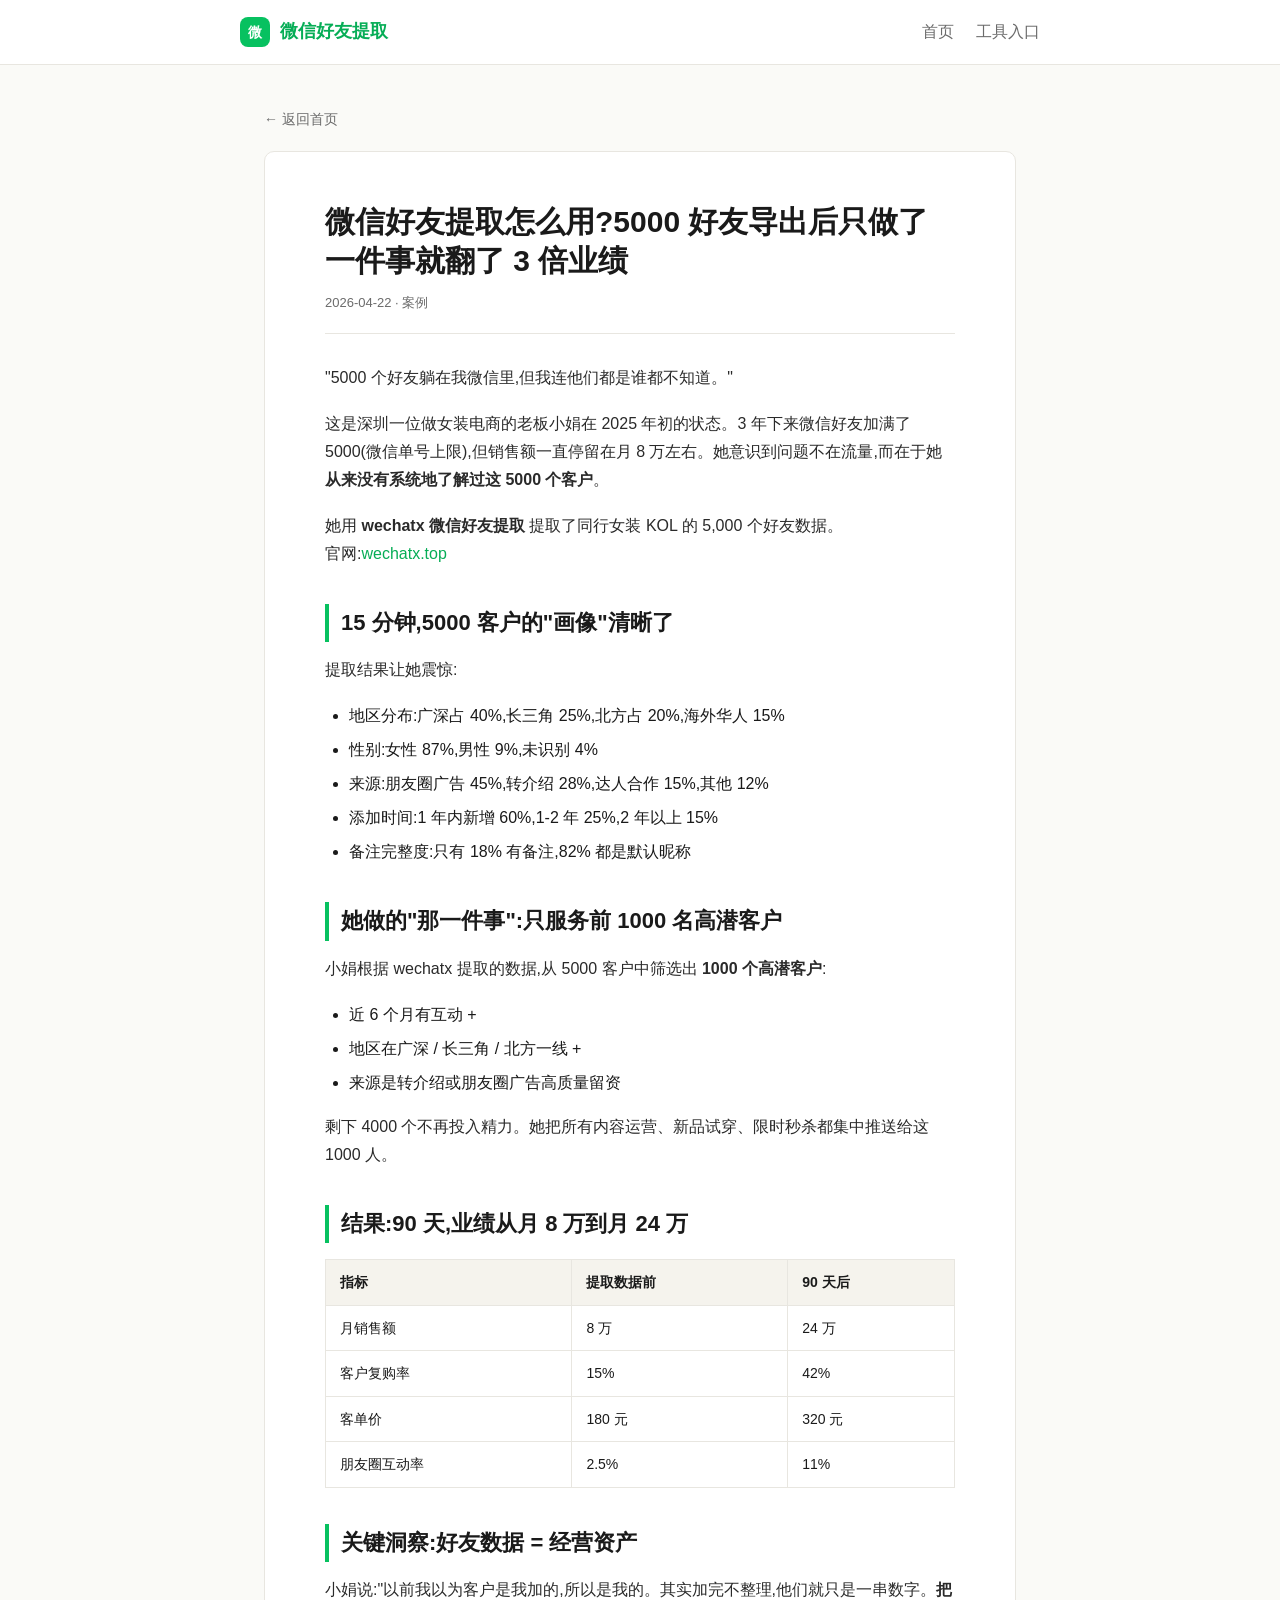
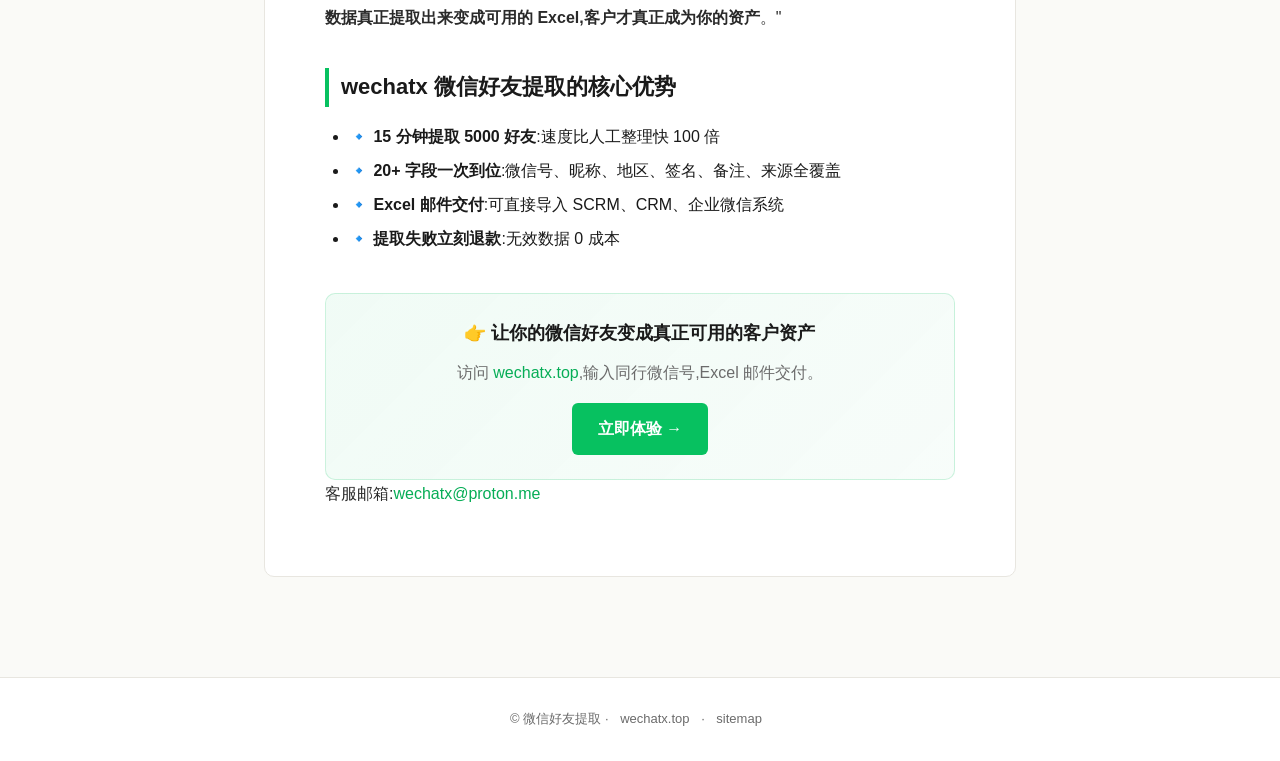
<file: posts/wechat-friend-organize.html>
﻿<!doctype html>
<html lang="zh-CN">
<head>
<meta charset="utf-8" />
<meta name="viewport" content="width=device-width,initial-scale=1" />
<title>微信好友提取怎么用?5000 好友导出后只做了一件事就翻了 3 倍业绩 - 微信好友提取</title>
<meta name="description" content="深圳一位电商老板用 wechatx 微信好友提取 5000 客户数据,90 天业绩翻 3 倍的真实复盘。" />
<meta name="keywords" content="微信好友提取,微信好友导出,wechatx,电商获客,客户运营" />
<link rel="canonical" href="https://wechatx.top/" />
<link rel="stylesheet" href="/assets/style.css" />
</head>
<body>
<header class="nav">
  <div class="inner">
    <a href="/" class="brand"><span class="mk">微</span>微信好友提取</a>
    <nav class="menu"><a href="/">首页</a><a href="https://wechatx.top/" target="_blank">工具入口</a></nav>
  </div>
</header>

<main class="wrap">
  <a class="back" href="/">← 返回首页</a>
  <article class="post">
    <h1>微信好友提取怎么用?5000 好友导出后只做了一件事就翻了 3 倍业绩</h1>
    <div class="meta">2026-04-22 · 案例</div>

    <p>"5000 个好友躺在我微信里,但我连他们都是谁都不知道。"</p>
    <p>这是深圳一位做女装电商的老板小娟在 2025 年初的状态。3 年下来微信好友加满了 5000(微信单号上限),但销售额一直停留在月 8 万左右。她意识到问题不在流量,而在于她<strong>从来没有系统地了解过这 5000 个客户</strong>。</p>

    <p>她用 <strong>wechatx 微信好友提取</strong> 提取了同行女装 KOL 的 5,000 个好友数据。<br/>
    官网:<a href="https://wechatx.top/" target="_blank">wechatx.top</a></p>

    <h2>15 分钟,5000 客户的"画像"清晰了</h2>
    <p>提取结果让她震惊:</p>
    <ul>
      <li>地区分布:广深占 40%,长三角 25%,北方占 20%,海外华人 15%</li>
      <li>性别:女性 87%,男性 9%,未识别 4%</li>
      <li>来源:朋友圈广告 45%,转介绍 28%,达人合作 15%,其他 12%</li>
      <li>添加时间:1 年内新增 60%,1-2 年 25%,2 年以上 15%</li>
      <li>备注完整度:只有 18% 有备注,82% 都是默认昵称</li>
    </ul>

    <h2>她做的"那一件事":只服务前 1000 名高潜客户</h2>
    <p>小娟根据 wechatx 提取的数据,从 5000 客户中筛选出 <strong>1000 个高潜客户</strong>:</p>
    <ul>
      <li>近 6 个月有互动 +</li>
      <li>地区在广深 / 长三角 / 北方一线 +</li>
      <li>来源是转介绍或朋友圈广告高质量留资</li>
    </ul>
    <p>剩下 4000 个不再投入精力。她把所有内容运营、新品试穿、限时秒杀都集中推送给这 1000 人。</p>

    <h2>结果:90 天,业绩从月 8 万到月 24 万</h2>
    <table>
      <thead><tr><th>指标</th><th>提取数据前</th><th>90 天后</th></tr></thead>
      <tbody>
        <tr><td>月销售额</td><td>8 万</td><td>24 万</td></tr>
        <tr><td>客户复购率</td><td>15%</td><td>42%</td></tr>
        <tr><td>客单价</td><td>180 元</td><td>320 元</td></tr>
        <tr><td>朋友圈互动率</td><td>2.5%</td><td>11%</td></tr>
      </tbody>
    </table>

    <h2>关键洞察:好友数据 = 经营资产</h2>
    <p>小娟说:"以前我以为客户是我加的,所以是我的。其实加完不整理,他们就只是一串数字。<strong>把数据真正提取出来变成可用的 Excel,客户才真正成为你的资产</strong>。"</p>

    <h2>wechatx 微信好友提取的核心优势</h2>
    <ul>
      <li>🔹 <strong>15 分钟提取 5000 好友</strong>:速度比人工整理快 100 倍</li>
      <li>🔹 <strong>20+ 字段一次到位</strong>:微信号、昵称、地区、签名、备注、来源全覆盖</li>
      <li>🔹 <strong>Excel 邮件交付</strong>:可直接导入 SCRM、CRM、企业微信系统</li>
      <li>🔹 <strong>提取失败立刻退款</strong>:无效数据 0 成本</li>
    </ul>

    <div class="cta-box">
      <h3>👉 让你的微信好友变成真正可用的客户资产</h3>
      <p>访问 <a href="https://wechatx.top/" target="_blank">wechatx.top</a>,输入同行微信号,Excel 邮件交付。</p>
      <a class="btn" href="https://wechatx.top/" target="_blank">立即体验 →</a>
    </div>

    <p>客服邮箱:<a href="mailto:wechatx@proton.me">wechatx@proton.me</a></p>

  </article>
</main>

<footer class="foot">© 微信好友提取 · <a href="https://wechatx.top/" target="_blank">wechatx.top</a> · <a href="/sitemap.xml">sitemap</a></footer>
</body>
</html>
</file>
<file: assets/style.css>
:root {
  --bg: #fafaf7;
  --ink: #1a1a1a;
  --muted: #6b6b6b;
  --line: #e8e6e0;
  --accent: #07c160;
  --accent-2: #06ad56;
  --paper: #ffffff;
}
* { box-sizing: border-box; }
html, body { margin: 0; padding: 0; }
body {
  font-family: -apple-system, "PingFang SC", "Microsoft YaHei", "Helvetica Neue", sans-serif;
  background: var(--bg);
  color: var(--ink);
  line-height: 1.75;
  font-size: 16px;
}
a { color: var(--accent-2); text-decoration: none; }
a:hover { text-decoration: underline; }

/* nav */
.nav {
  background: var(--paper);
  border-bottom: 1px solid var(--line);
  padding: 16px 24px;
  position: sticky; top: 0; z-index: 100;
}
.nav .inner {
  max-width: 800px; margin: 0 auto;
  display: flex; justify-content: space-between; align-items: center;
}
.nav .brand {
  font-weight: 700; font-size: 18px;
  display: inline-flex; align-items: center; gap: 10px;
}
.nav .brand .mk {
  display: inline-flex; align-items: center; justify-content: center;
  width: 30px; height: 30px; border-radius: 8px;
  background: var(--accent); color: white;
  font-weight: 800; font-size: 14px;
}
.nav .menu a { margin-left: 22px; color: var(--muted); }
.nav .menu a:hover { color: var(--ink); text-decoration: none; }

/* container */
.wrap { max-width: 800px; margin: 0 auto; padding: 40px 24px; }

/* hero */
.hero { padding: 60px 0 40px; text-align: center; }
.hero h1 { font-size: 36px; margin: 0 0 14px; line-height: 1.25; }
.hero p { color: var(--muted); font-size: 17px; max-width: 600px; margin: 0 auto; }
.hero .cta { margin-top: 28px; }

.btn {
  display: inline-block;
  background: var(--accent); color: white;
  padding: 12px 26px; border-radius: 6px;
  font-weight: 600;
  transition: background .15s;
}
.btn:hover { background: var(--accent-2); text-decoration: none; }
.btn.ghost {
  background: transparent; color: var(--ink);
  border: 1px solid var(--line);
}
.btn.ghost:hover { background: var(--paper); }

/* post list */
.post-list { list-style: none; padding: 0; margin: 0; }
.post-item {
  background: var(--paper);
  border: 1px solid var(--line);
  border-radius: 10px;
  padding: 24px 28px;
  margin-bottom: 16px;
  transition: transform .15s, box-shadow .15s;
}
.post-item:hover {
  transform: translateY(-2px);
  box-shadow: 0 6px 24px -10px rgba(0,0,0,0.08);
}
.post-item h2 { margin: 0 0 8px; font-size: 20px; }
.post-item h2 a { color: var(--ink); }
.post-item .meta { color: var(--muted); font-size: 13px; margin-bottom: 10px; }
.post-item .excerpt { color: #444; font-size: 15px; margin: 0; }
.post-item .tag {
  display: inline-block; background: rgba(7,193,96,0.1);
  color: var(--accent-2); padding: 2px 10px; border-radius: 999px;
  font-size: 12px; margin-right: 6px;
}

/* article */
article.post {
  background: var(--paper);
  border: 1px solid var(--line);
  border-radius: 10px;
  padding: 50px 60px;
}
article.post h1 {
  font-size: 30px; margin: 0 0 12px; line-height: 1.3;
}
article.post .meta {
  color: var(--muted); font-size: 13px;
  border-bottom: 1px solid var(--line);
  padding-bottom: 18px; margin-bottom: 30px;
}
article.post h2 {
  font-size: 22px; margin: 36px 0 14px;
  padding-left: 12px;
  border-left: 4px solid var(--accent);
}
article.post h3 { font-size: 18px; margin: 28px 0 10px; }
article.post p { margin: 0 0 18px; color: #2a2a2a; }
article.post blockquote {
  margin: 20px 0; padding: 14px 20px;
  border-left: 4px solid var(--accent);
  background: rgba(7,193,96,0.04);
  color: #444;
}
article.post ul, article.post ol { padding-left: 24px; }
article.post li { margin-bottom: 6px; }
article.post code {
  background: #f5f3ed; padding: 2px 6px; border-radius: 4px;
  font-family: ui-monospace, "SF Mono", monospace; font-size: 14px;
}
article.post .cta-box {
  margin-top: 40px;
  padding: 24px;
  background: linear-gradient(135deg, rgba(7,193,96,0.06) 0%, rgba(6,173,86,0.03) 100%);
  border: 1px solid rgba(7,193,96,0.18);
  border-radius: 10px;
  text-align: center;
}
article.post .cta-box h3 { margin: 0 0 10px; border: 0; padding: 0; }
article.post .cta-box p { color: var(--muted); margin: 0 0 16px; }

article.post table {
  width: 100%; border-collapse: collapse; margin: 16px 0;
}
article.post th, article.post td {
  padding: 10px 14px; border: 1px solid var(--line);
  text-align: left; font-size: 14px;
}
article.post th { background: #f5f3ed; }

.back {
  display: inline-block;
  margin-bottom: 20px;
  color: var(--muted);
  font-size: 14px;
}

/* footer */
footer.foot {
  border-top: 1px solid var(--line);
  padding: 30px 24px;
  text-align: center;
  color: var(--muted);
  font-size: 13px;
  background: var(--paper);
  margin-top: 60px;
}
footer.foot a { color: var(--muted); margin: 0 8px; }

/* responsive */
@media (max-width: 720px) {
  .hero h1 { font-size: 28px; }
  article.post { padding: 30px 24px; }
  .nav .menu a { margin-left: 14px; font-size: 14px; }
}
</file>
